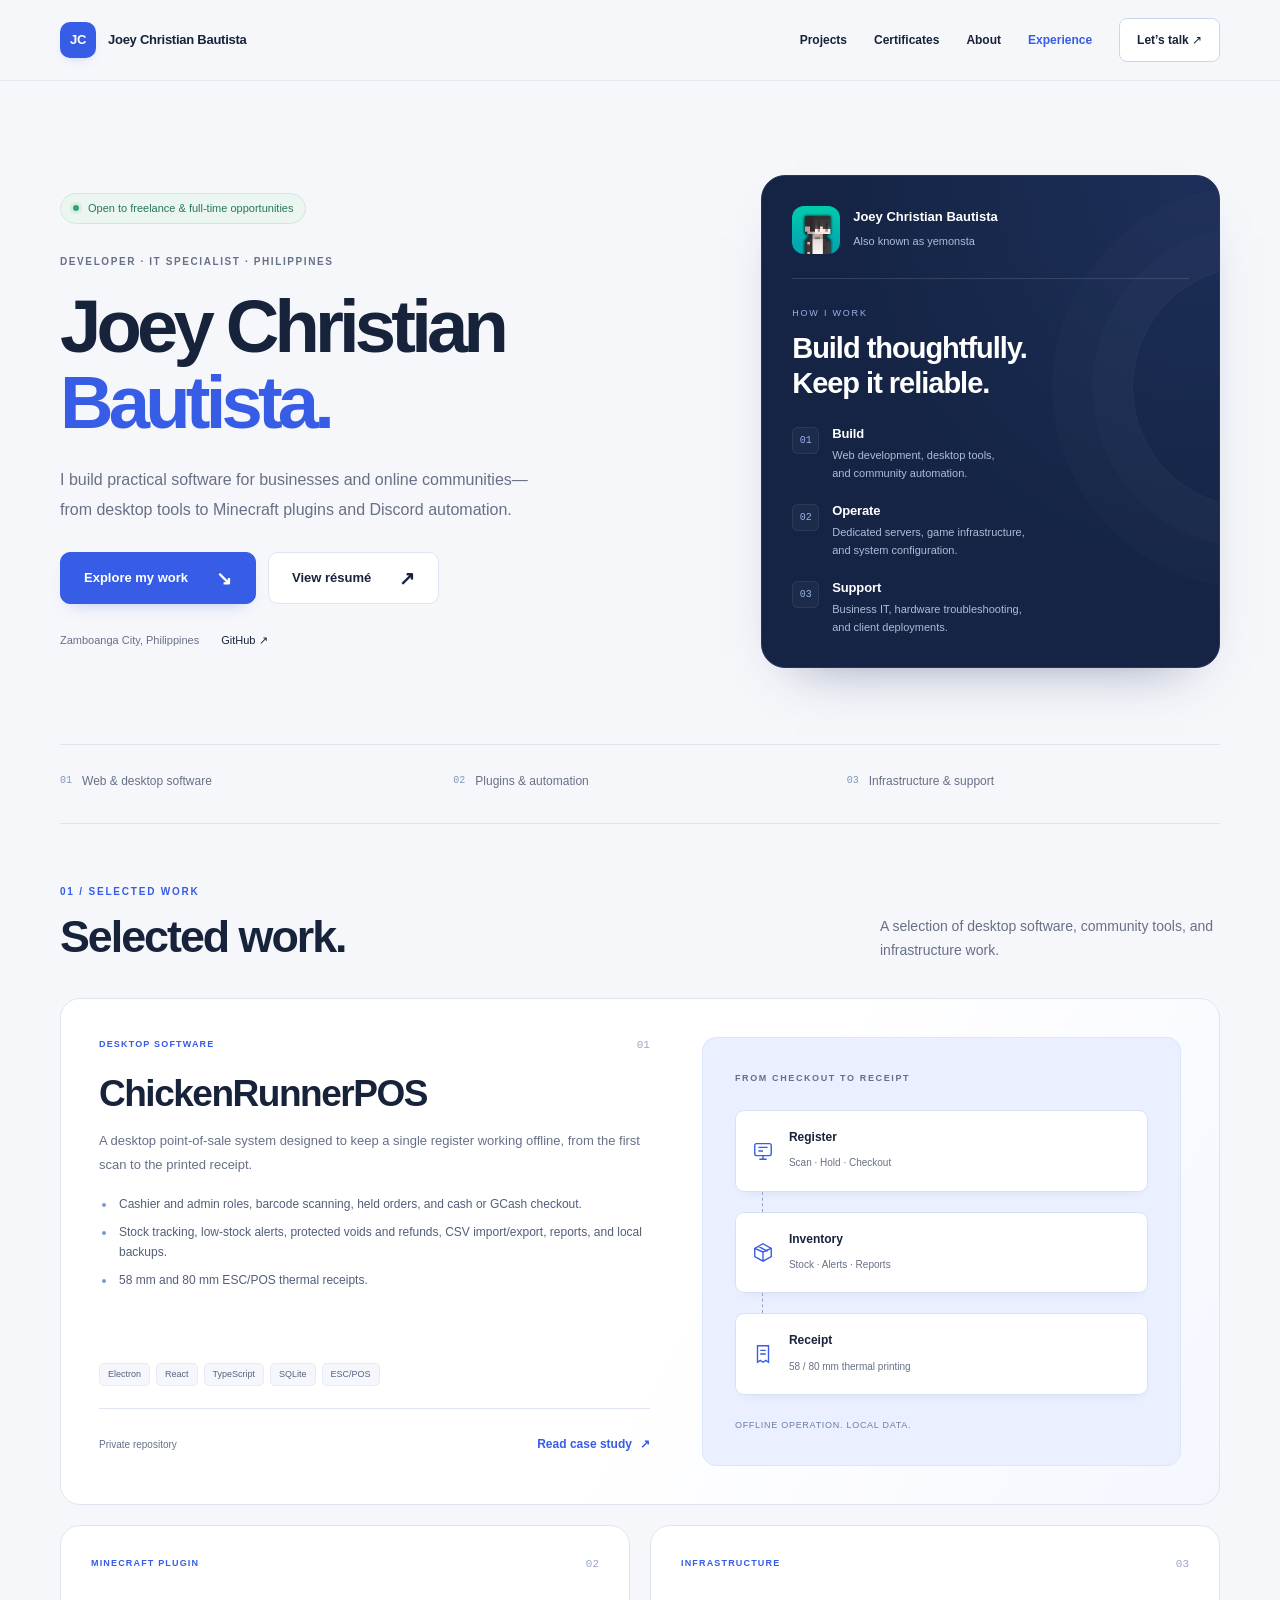
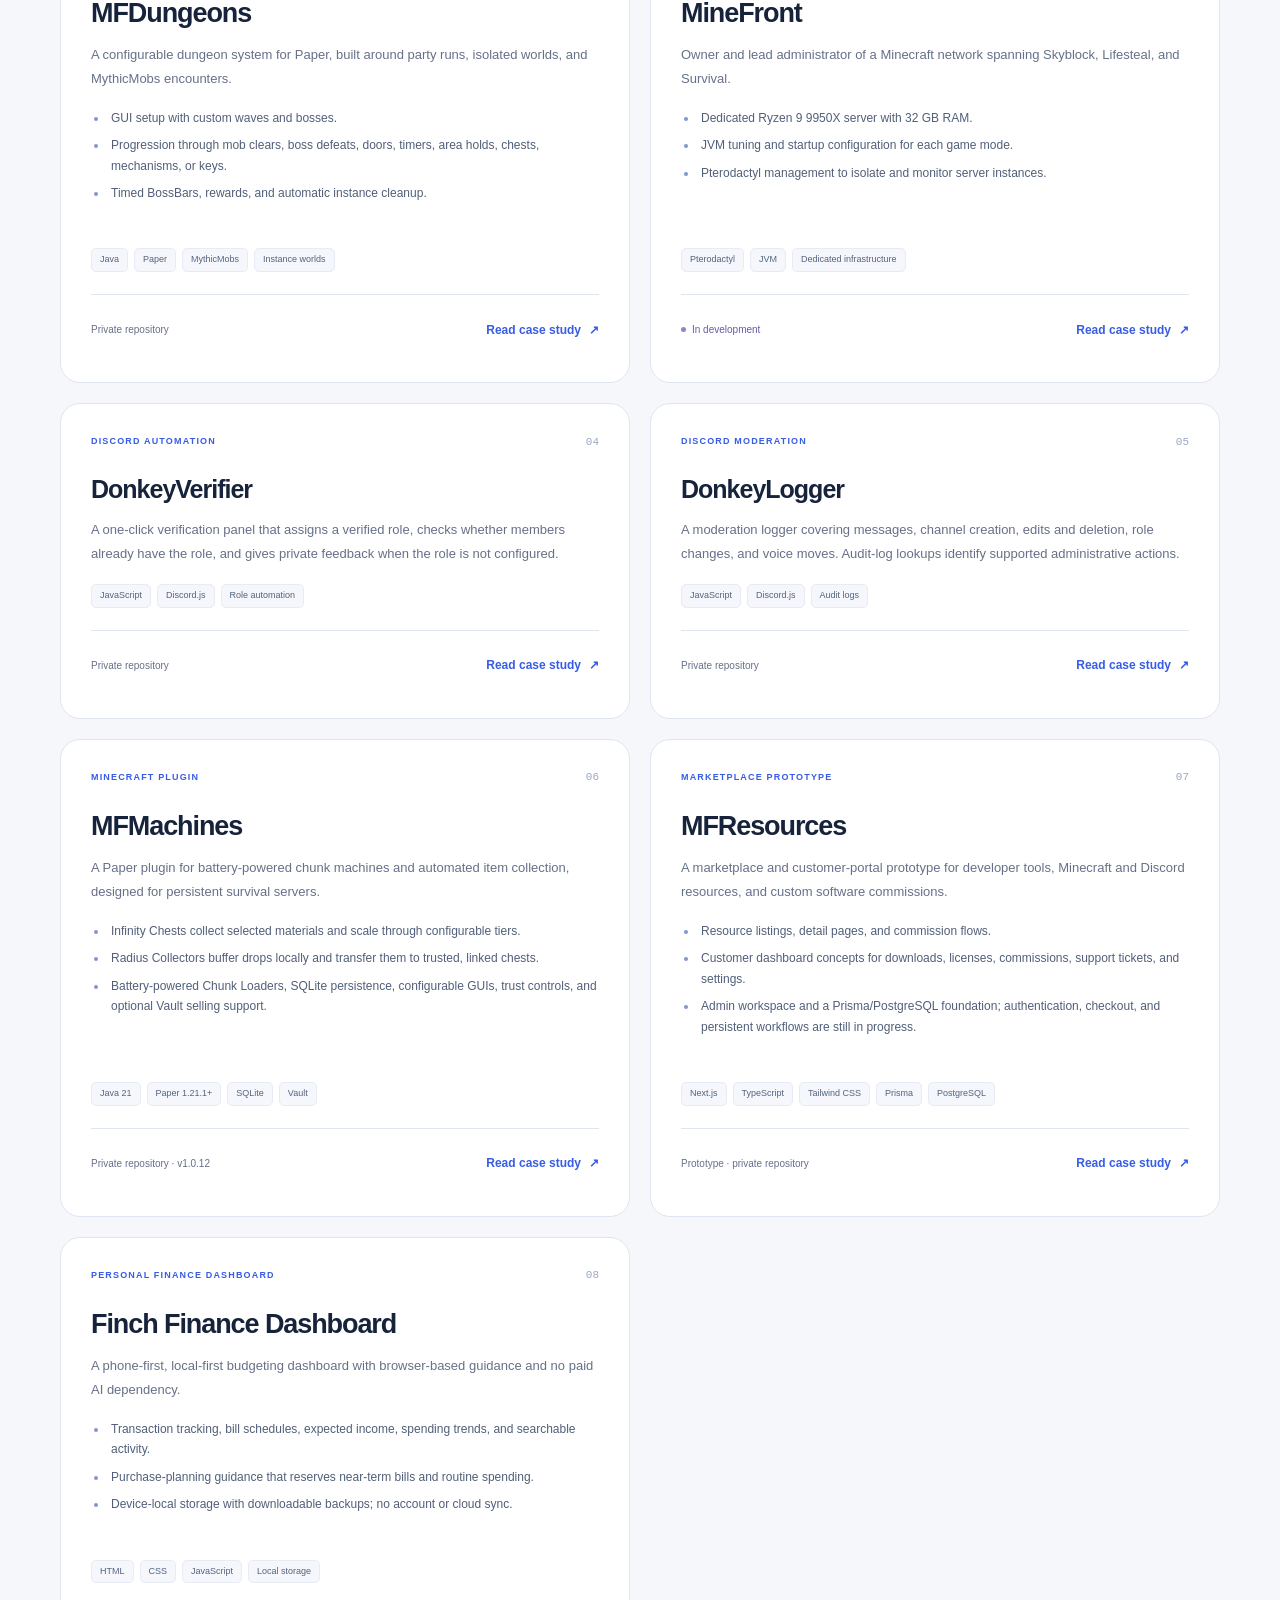
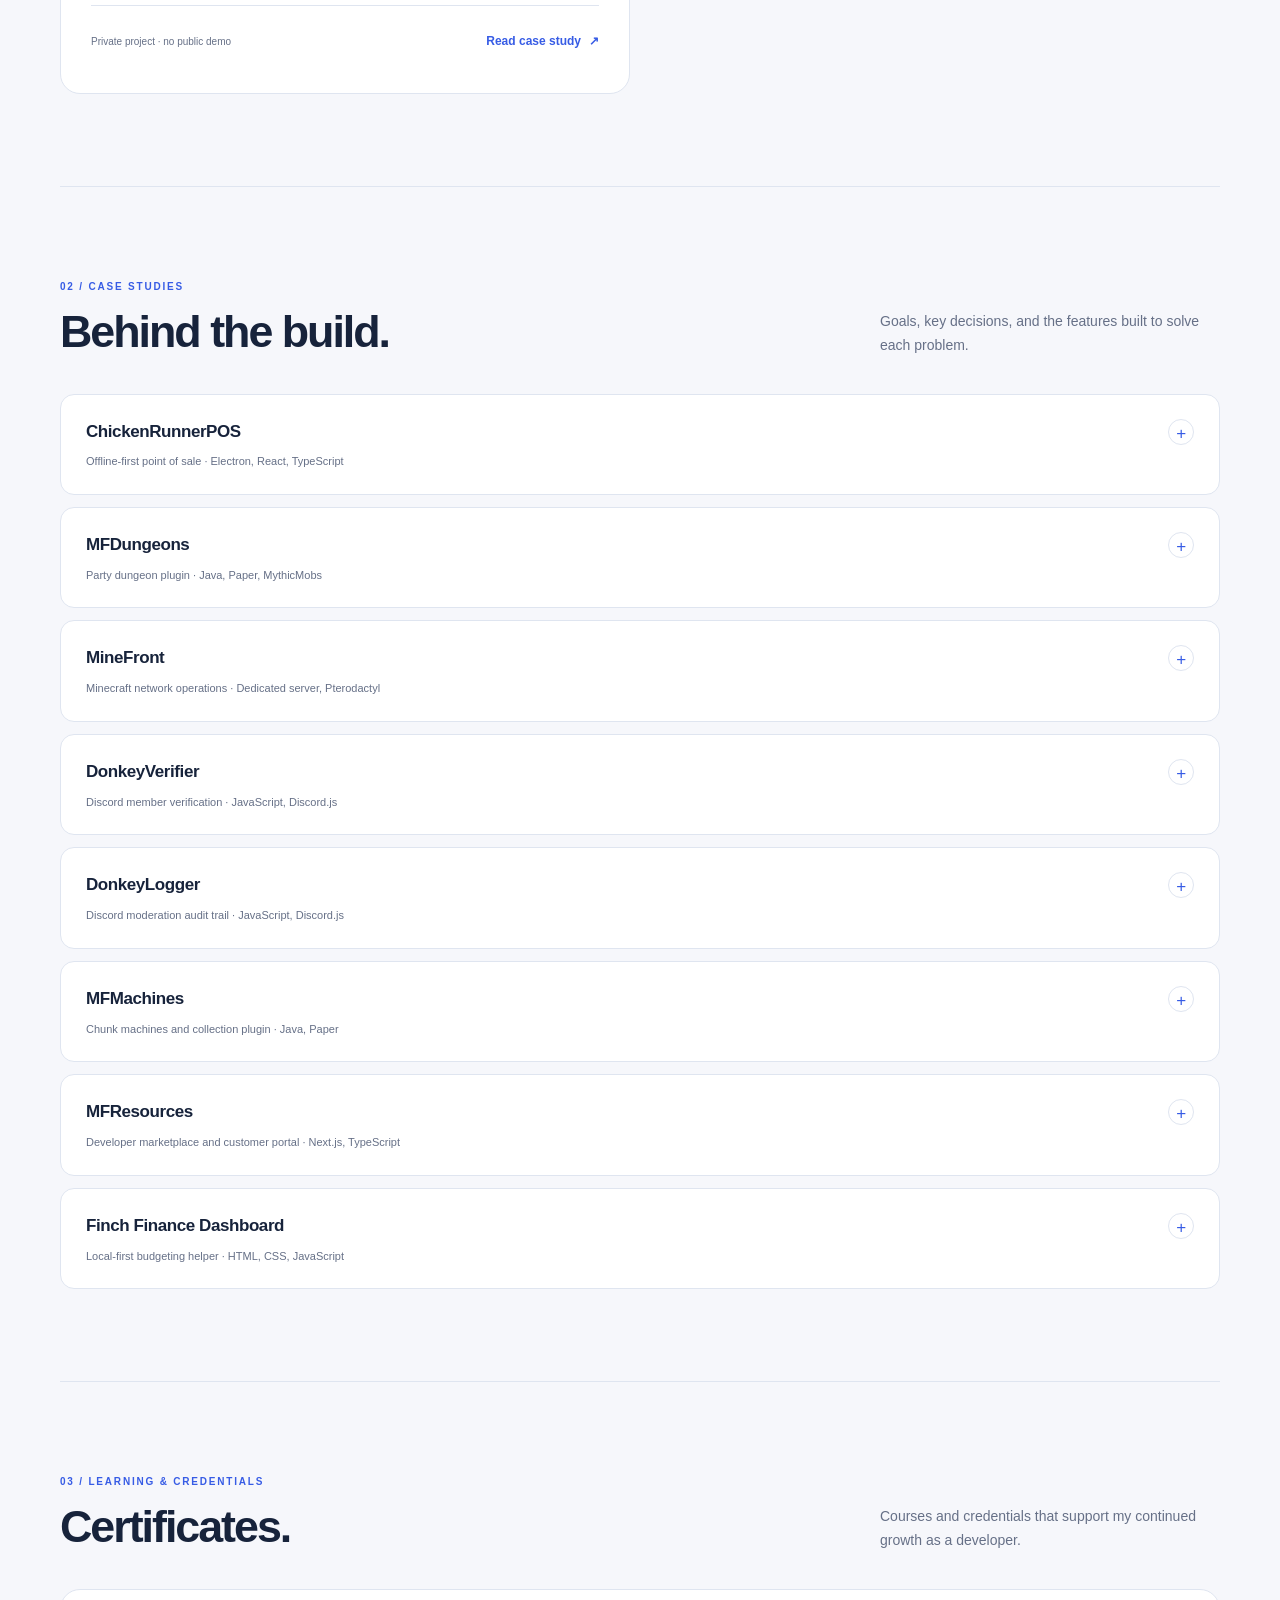
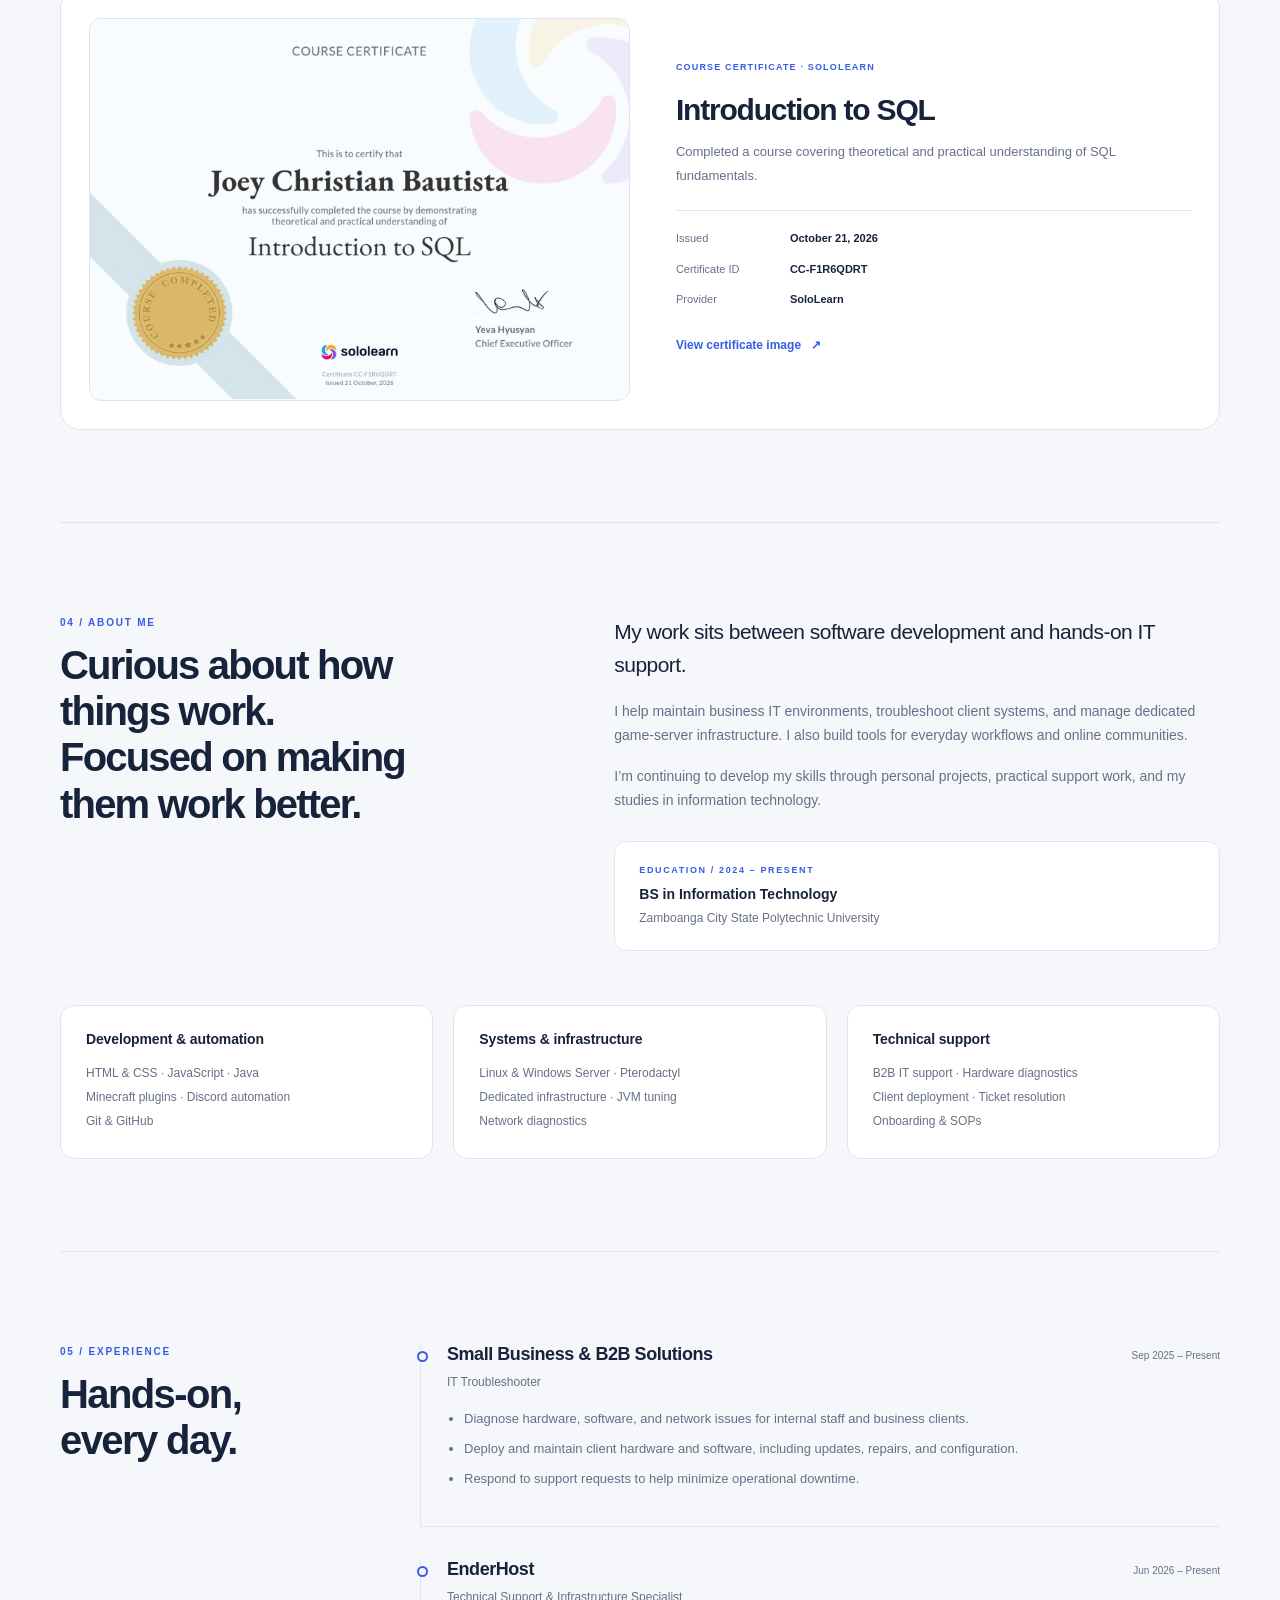
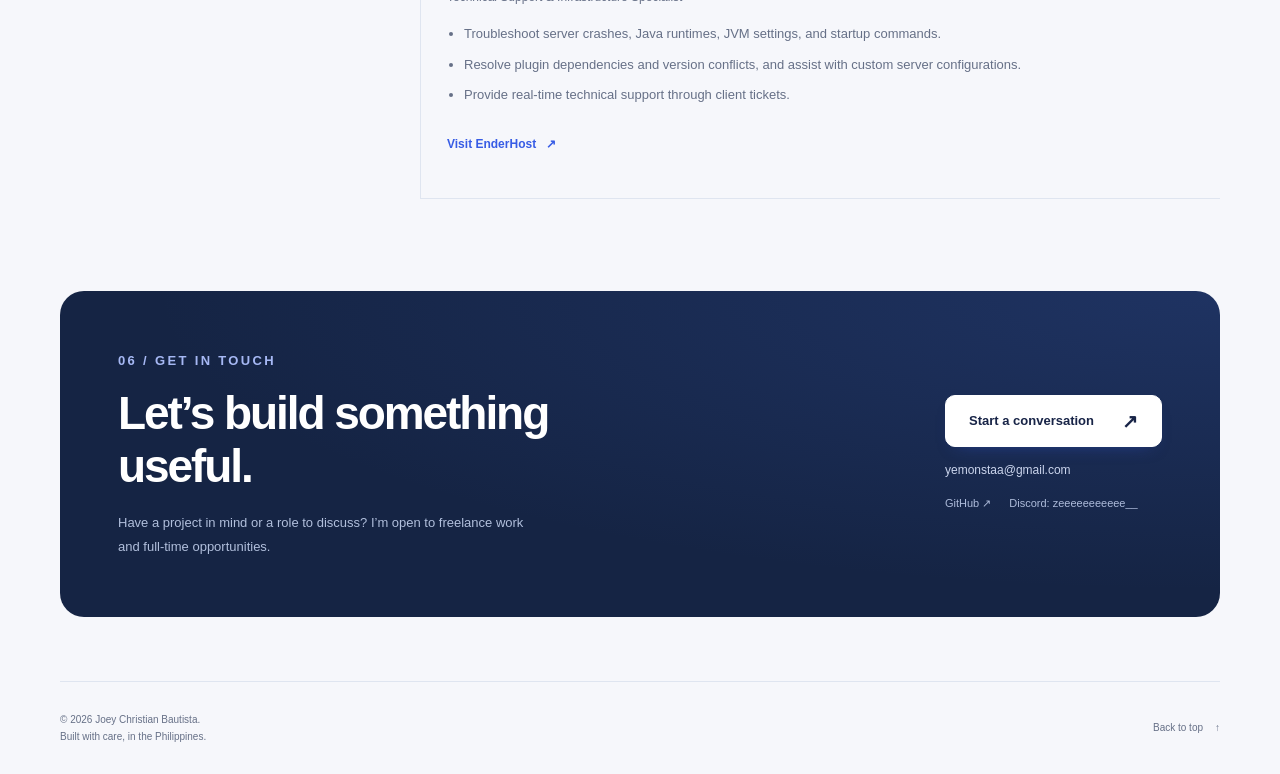
<file: index.html>
<!DOCTYPE html>
<html lang="en">
<head>
<meta charset="UTF-8">
<meta name="viewport" content="width=device-width, initial-scale=1">
<meta name="theme-color" content="#f7f8fc">
<meta name="description" content="Joey Christian Bautista - junior web developer, systems administrator, and technical support specialist. Explore desktop software, Minecraft plugins, Discord automation, and infrastructure projects.">
<title>Joey Christian Bautista | Developer &amp; Systems Specialist</title>
<link rel="icon" href="avatar.png">
<style>
/* Joey Christian Bautista — blue / indigo portfolio */
:root{--paper:#f6f7fb;--white:#fff;--ink:#17233b;--muted:#667087;--line:#dfe5f0;--blue:#375ce5;--indigo:#5e4cc8;--soft:#edf1ff;--radius:20px;--shadow:0 20px 55px -40px #233d8055}
*{box-sizing:border-box}
html{scroll-behavior:smooth;scroll-padding-top:104px}
body{margin:0;background:var(--paper);color:var(--ink);font:16px/1.7 -apple-system,BlinkMacSystemFont,"Segoe UI",sans-serif;-webkit-font-smoothing:antialiased}
h1,h2,h3,h4,p{margin:0}h1,h2,h3,h4{line-height:1.15}a{color:inherit;text-decoration:none}button{font:inherit}img,svg{display:block;max-width:100%}button,a{-webkit-tap-highlight-color:transparent;touch-action:manipulation}a:focus-visible,button:focus-visible,summary:focus-visible{outline:3px solid #6483fa;outline-offset:5px}::selection{background:#d8e1ff;color:#142248}
.wrap{width:min(1160px,calc(100% - 96px));margin-inline:auto}.skip{position:fixed;top:-100px;left:20px;z-index:99;background:white;padding:12px 20px;border:2px solid var(--blue)}.skip:focus{top:12px}
.eyebrow{font-size:10px;line-height:1.5;letter-spacing:.18em;text-transform:uppercase;font-weight:750;color:var(--blue)}.section{padding-block:92px;border-top:1px solid var(--line)}.section-head{display:flex;justify-content:space-between;align-items:end;gap:40px;margin-bottom:36px}.section-head h2,.about h2{font-size:clamp(32px,3.5vw,46px);letter-spacing:-.045em;margin-top:12px}.section-head>p{max-width:340px;font-size:14px;color:var(--muted)}
.button{display:inline-flex;align-items:center;justify-content:center;gap:28px;min-height:52px;padding:13px 23px;background:var(--blue);border:1px solid var(--blue);border-radius:10px;color:white;font-size:13px;font-weight:650;box-shadow:0 8px 18px -12px #375ce588;transition:background .2s,transform .2s,box-shadow .2s}.button:hover{background:#294bc5;transform:translateY(-2px);box-shadow:0 12px 22px -12px #375ce588}.button.secondary{background:#fff;color:var(--ink);border-color:var(--line);box-shadow:none}.button.secondary:hover{border-color:#aebdea;background:var(--soft)}.arrow{font-size:19px;line-height:1}.actions{display:flex;flex-wrap:wrap;gap:12px}.text-link{display:inline-flex;align-items:center;gap:10px;min-height:44px;font-weight:650;font-size:12px;color:var(--blue)}.text-link:hover{text-decoration:underline;text-underline-offset:5px}
/* A quiet header, with a full-width phone menu. */
.site-header{position:sticky;top:0;z-index:20;background:#f6f7fbef;border-bottom:1px solid #dfe5f0bb;backdrop-filter:blur(18px)}.nav{min-height:80px;display:flex;align-items:center;justify-content:space-between;gap:30px;position:relative}.brand{display:flex;align-items:center;gap:12px;font-size:13px;font-weight:650;letter-spacing:-.02em}.monogram{display:grid;place-items:center;background:var(--blue);color:#fff;width:36px;height:36px;border-radius:10px;font-size:13px;box-shadow:0 5px 12px -8px #375ce588}.nav-links{list-style:none;padding:0;margin:0;display:flex;align-items:center;gap:27px;font-size:12px;font-weight:550}.nav-links a{display:flex;align-items:center;min-height:44px;transition:color .2s}.nav-links a:hover,.nav-links a[aria-current="location"]{color:var(--blue)}.nav-links .nav-contact{border:1px solid #ccd5eb;border-radius:8px;padding:0 17px;background:#fff}.menu{display:none;min-width:68px;min-height:44px;align-items:center;justify-content:center;gap:9px;background:#fff;border:1px solid var(--line);border-radius:8px;font-size:12px;color:var(--ink)}
/* Introduction */
.hero{position:relative;padding:94px 0 76px;display:grid;grid-template-columns:1.25fr .9fr;gap:64px;align-items:center}.availability{display:inline-flex;align-items:center;gap:9px;font-size:11px;color:#28765d;margin-bottom:30px;background:#eaf6ef;border:1px solid #d1e9dc;border-radius:30px;padding:5px 12px}.availability::before{content:"";width:6px;height:6px;border-radius:50%;background:#34a277;box-shadow:0 0 0 3px #d9eee3}.hero .eyebrow{color:var(--muted);letter-spacing:.16em;font-size:10px}.hero h1{font-size:clamp(52px,5.8vw,78px);letter-spacing:-.065em;line-height:1.02;font-weight:700;margin-top:20px}.hero h1 span{color:var(--blue)}.intro{max-width:490px;color:var(--muted);font-size:16px;line-height:1.85;margin:25px 0 28px}.hero-meta{display:flex;gap:22px;align-items:center;flex-wrap:wrap;margin-top:27px;font-size:11px;color:var(--muted)}.hero-meta a{color:var(--ink)}.hero-meta a:hover{color:var(--blue)}
.profile{background:#152444;background-image:radial-gradient(ellipse at 95% 0%,#4364c12b,transparent 60%);border:1px solid #25365e;border-radius:24px;color:white;padding:30px;box-shadow:0 26px 55px -35px #14295788;position:relative;overflow:hidden}.profile::before{content:"";position:absolute;width:240px;height:240px;border:1px solid #c8d5ff12;border-radius:50%;right:-155px;top:90px;box-shadow:0 0 0 40px #c8d5ff04,0 0 0 80px #c8d5ff03;pointer-events:none}.profile-person{display:flex;align-items:center;gap:13px;padding-bottom:24px;border-bottom:1px solid #ffffff20;position:relative}.profile-person img{width:48px;height:48px;object-fit:cover;border-radius:12px;background:#d7e0f9}.profile-person strong{font-size:13px;line-height:1.5;display:block}.profile-person span{font-size:11px;color:#aebbd8}.profile-label{font-size:9px;letter-spacing:.2em;text-transform:uppercase;color:#9bafe7;margin-top:27px}.profile-heading{font-size:29px;letter-spacing:-.035em;line-height:1.2;margin-top:10px;margin-bottom:4px}.practice{display:grid;grid-template-columns:28px 1fr;gap:12px;padding-top:22px;position:relative}.practice>span{display:grid;place-items:center;align-self:start;background:#ffffff09;border:1px solid #ffffff12;border-radius:6px;width:27px;height:27px;color:#96afea;font:10px monospace}.practice h3{font-size:13px;font-weight:600;margin-bottom:4px;letter-spacing:-.01em}.practice p{color:#aebcd8;font-size:11px;line-height:1.65}.hero-foot{display:grid;grid-template-columns:repeat(3,1fr);gap:20px;padding:26px 0 32px;border-top:1px solid var(--line);font-size:12px;color:var(--muted)}.hero-foot span{display:flex;align-items:center;gap:10px}.hero-foot b{font:10px monospace;color:#8595b8;font-weight:400}
/* Work. The featured project has room for its workflow; smaller cards stay consistent. */
.projects{padding-top:60px}.project-grid{display:grid;grid-template-columns:repeat(2,minmax(0,1fr));gap:20px}.project{background:white;border:1px solid var(--line);border-radius:var(--radius);padding:30px;display:flex;flex-direction:column;min-width:0;transition:transform .2s,border-color .2s,box-shadow .2s;position:relative}.project:hover{border-color:#b5c2e5;box-shadow:var(--shadow);transform:translateY(-3px)}.project-top{display:flex;align-items:center;justify-content:space-between;gap:18px;margin-bottom:26px}.category{font-size:9px;letter-spacing:.13em;text-transform:uppercase;color:var(--blue);font-weight:700}.project-number{color:#9aa8c2;font:11px monospace}.project h3{font-size:27px;letter-spacing:-.04em;margin-bottom:14px}.project p{color:var(--muted);font-size:13px;line-height:1.85}.project ul{padding-left:17px;margin:17px 0 20px;font-size:12px;color:#515f79}.project li{margin-bottom:7px;padding-left:3px}.project li::marker{color:#8195d4}.tags{display:flex;flex-wrap:wrap;gap:6px;margin-top:auto;padding-top:18px}.tags span{border:1px solid #e6ebf5;background:#f5f7fc;border-radius:5px;padding:4px 8px;font-size:9px;color:#53637e;line-height:1.5}.project-bottom{margin-top:22px;padding-top:13px;border-top:1px solid var(--line);display:flex;align-items:center;justify-content:space-between;gap:10px}.project-bottom small{font-size:10px;color:var(--muted)}.project-links{display:flex;align-items:center;gap:16px;flex-wrap:wrap}.case-link{font-size:12px;min-height:44px;display:inline-flex;align-items:center;gap:8px;color:var(--blue);font-weight:650}.case-link:hover{text-decoration:underline;text-underline-offset:5px}.featured{grid-column:1/-1;display:grid;grid-template-columns:1.15fr 1fr;gap:52px;background:linear-gradient(120deg,#fff 55%,#f5f7ff);padding:38px}.feature-copy{display:flex;flex-direction:column;min-width:0}.featured h3{font-size:37px}.featured .project-top{margin-bottom:20px}.system-visual{background:#eaf0ff;background-image:radial-gradient(#93a7db33 .6px,transparent .6px);background-size:12px 12px;border:1px solid #dce5f9;border-radius:14px;display:flex;flex-direction:column;justify-content:center;padding:32px;min-width:0;position:relative}.system-visual .eyebrow{font-size:9px;margin-bottom:23px}.flow-item{background:#fff;border:1px solid #d8e1f3;border-radius:9px;padding:16px;display:flex;align-items:center;gap:15px;box-shadow:0 6px 12px -8px #243e7e22}.flow-item svg{width:22px;height:22px;stroke:var(--blue);stroke-width:1.5;fill:none;flex-shrink:0}.flow-item strong{display:block;font-size:12px;font-weight:650}.flow-item span{font-size:10px;color:var(--muted)}.flow-line{height:20px;border-left:1px dashed #90a2d1;margin-left:27px}.visual-caption{font-size:9px!important;color:#6a7da3!important;letter-spacing:.08em;text-transform:uppercase;margin-top:22px}.compact h3{font-size:25px}.status{display:inline-flex;align-items:center;gap:6px;color:#6c58a7!important}.status::before{content:"";width:5px;height:5px;background:#9581c6;border-radius:50%}
/* Case studies */
.case-list{display:grid;gap:12px}.case-study{background:#fff;border:1px solid var(--line);border-radius:14px;padding:0 25px;transition:border-color .2s}.case-study:hover,.case-study[open]{border-color:#b4c3e7}.case-summary{position:relative;cursor:pointer;list-style:none;padding:23px 38px 23px 0;font-size:17px;font-weight:650;letter-spacing:-.025em}.case-summary::-webkit-details-marker{display:none}.case-summary::after{content:"+";position:absolute;right:0;top:24px;display:grid;place-items:center;width:24px;height:24px;border:1px solid var(--line);border-radius:50%;font-size:17px;color:var(--blue);font-weight:400}.case-study[open]>.case-summary::after{content:"−"}.case-summary span{display:block;font-size:11px;font-weight:400;color:var(--muted);letter-spacing:0;margin-top:7px;line-height:1.6}.case-body{display:grid;grid-template-columns:.9fr 1.1fr;align-items:start;gap:28px;padding:0 0 26px;border-top:1px solid #edf0f6;padding-top:24px}.case-body>div:last-child{font-size:13px;color:var(--muted);line-height:1.85}.case-body strong{color:var(--ink);font-weight:600}.case-image{width:100%;min-width:0;height:220px;object-fit:contain;border:1px solid var(--line);border-radius:10px;background:#f8f9fc}.case-placeholder{height:180px;border:1px dashed #ced7e9;border-radius:10px;background:#f8f9fc}
/* Continuing education */
.certificate-card{display:grid;grid-template-columns:1.05fr 1fr;gap:46px;align-items:center;background:#fff;border:1px solid var(--line);border-radius:var(--radius);padding:28px}.certificate-preview{display:block;overflow:hidden;border:1px solid var(--line);border-radius:12px;background:#f5f8fc}.certificate-preview img{width:100%;height:auto;aspect-ratio:1536/1085;object-fit:contain;transition:transform .25s}.certificate-preview:hover img{transform:scale(1.025)}.certificate-info h3{font-size:30px;letter-spacing:-.04em;margin:15px 0 12px}.certificate-info>p{font-size:13px;color:var(--muted);line-height:1.85}.certificate-meta{display:grid;gap:12px;margin:22px 0 14px;padding-top:18px;border-top:1px solid var(--line)}.certificate-meta div{display:grid;grid-template-columns:100px 1fr;gap:14px;font-size:11px}.certificate-meta dt{color:var(--muted)}.certificate-meta dd{margin:0;font-weight:600;overflow-wrap:anywhere}.certificate-open{display:inline-flex;align-items:center;gap:10px;color:var(--blue);font-size:12px;font-weight:650;min-height:44px}.certificate-open:hover{text-decoration:underline;text-underline-offset:4px}
/* Background and capabilities */
.about{display:grid;grid-template-columns:.9fr 1.2fr;gap:100px}.about h2{font-size:40px;line-height:1.16}.about-copy>p{color:var(--muted);margin-bottom:18px;font-size:14px}.about-copy>p:first-child{font-size:21px;line-height:1.6;letter-spacing:-.025em;color:var(--ink)}.education{margin-top:28px;padding:22px 24px;border:1px solid var(--line);border-radius:12px;background:#fff}.education h3{font-size:14px;margin:9px 0 5px}.education p{font-size:12px;color:var(--muted)}.education .eyebrow{font-size:9px;color:var(--blue)}.skills{display:grid;grid-template-columns:repeat(3,minmax(0,1fr));gap:20px;margin-top:54px}.skill{border:1px solid var(--line);background:#fff;border-radius:14px;padding:25px}.skill h3{font-size:14px;margin-bottom:14px;letter-spacing:-.01em}.skill p{font-size:12px;color:var(--muted);line-height:2}.experience{display:grid;grid-template-columns:290px 1fr;gap:70px}.experience-intro h2{font-size:40px;letter-spacing:-.04em;margin-top:12px}.job{position:relative;display:grid;grid-template-columns:1fr auto;gap:12px 20px;padding:0 0 32px 26px;margin-bottom:32px;border-bottom:1px solid var(--line);border-left:1px solid var(--line)}.job::before{position:absolute;content:"";width:7px;height:7px;border:2px solid var(--blue);background:var(--paper);border-radius:50%;top:7px;left:-4px}.job:last-child{margin-bottom:0}.job h3{font-size:18px;letter-spacing:-.025em}.job .role{font-size:12px;color:var(--muted);margin-top:7px}.job time{font-size:10px;color:var(--muted);padding-top:3px}.job ul{grid-column:1/-1;margin:0;padding-left:17px;font-size:13px;color:var(--muted)}.job li{padding:4px 0}.job .text-link{grid-column:1/-1;justify-self:start}
/* Contact */
.contact{position:relative;overflow:hidden;background:#152444;background-image:radial-gradient(ellipse at 100% 0%,#3c60bd40,transparent 65%);color:#fff;border-radius:24px;padding:58px;margin-bottom:64px;display:flex;align-items:center;justify-content:space-between;gap:48px}.contact .eyebrow{color:#a6b8f4}.contact h2{font-size:clamp(32px,3.7vw,46px);letter-spacing:-.045em;margin:14px 0 18px;max-width:460px}.contact p{color:#b1bfdc;font-size:13px;max-width:420px;line-height:1.85}.contact-links{min-width:0;display:flex;flex-direction:column;align-items:flex-start;gap:13px}.contact .button{background:#fff;color:#182447;border-color:white;white-space:nowrap}.contact .button:hover{background:#e5ebff}.contact-email{font-size:12px;color:#cbd5ed;overflow-wrap:anywhere}.contact-extra{display:flex;gap:18px;flex-wrap:wrap;font-size:11px;color:#aebcdb}.contact-extra a:hover{color:white}.footer{border-top:1px solid var(--line);padding:24px 0;display:flex;justify-content:space-between;align-items:center;gap:24px;font-size:10px;color:var(--muted)}.footer a{display:flex;align-items:center;gap:12px;min-height:44px}.footer a:hover{color:var(--blue)}
@media(min-width:1450px){.hero{padding-block:110px 90px}}
@media(max-width:1100px){.wrap{width:calc(100% - 64px)}.hero{gap:35px;grid-template-columns:1.15fr 1fr}.hero h1{font-size:62px}.profile{padding:26px}.nav-links{gap:20px}.featured{padding:30px;gap:30px}.system-visual{padding:24px}.about{gap:55px}.experience{grid-template-columns:240px 1fr;gap:40px}.certificate-card{gap:30px}.contact{padding:44px}}
@media(max-width:880px){html{scroll-padding-top:88px}.wrap{width:calc(100% - 48px)}.nav{min-height:72px;flex-wrap:wrap;gap:0}.brand{font-size:13px}.nav-links{width:100%;gap:0;padding:6px 0 16px;flex-direction:column;align-items:stretch}.nav-links a{padding:11px 14px;border-radius:8px}.nav-links .nav-contact{border:0;padding:11px 14px;background:transparent}.nav-links a:hover{background:var(--soft)}.js .menu{display:inline-flex}.js .nav-links{display:none}.js .nav-links.is-open{display:flex}.hero{padding:66px 0 52px;grid-template-columns:1fr 1fr;gap:25px}.hero h1{font-size:clamp(45px,6.5vw,60px)}.hero .eyebrow{font-size:9px}.availability{font-size:10px;margin-bottom:22px;padding:5px 9px}.intro{font-size:14px}.profile{padding:24px}.profile-person strong{font-size:11px}.profile-person img{width:40px;height:40px}.profile-heading{font-size:24px}.practice p br{display:none}.profile-person span{font-size:10px}.actions .button{min-height:48px;padding:12px 17px;gap:16px;font-size:12px}.hero-meta{gap:12px;font-size:10px}.section{padding-block:70px}.section-head h2,.about h2{font-size:36px}.project{padding:26px}.featured{grid-template-columns:1fr 1fr;gap:24px}.featured h3{font-size:30px}.system-visual{padding:20px}.flow-item{padding:14px 12px;gap:11px}.project-bottom{flex-wrap:wrap}.project-links{gap:13px}.about{gap:35px}.skills{gap:12px}.skill{padding:20px}.experience{grid-template-columns:1fr;gap:32px}.experience-intro h2 br{display:none}.certificate-info h3{font-size:26px}.certificate-card{padding:22px;gap:24px}.contact{padding:38px;gap:30px}.contact h2{font-size:36px}}
@media(max-width:650px){.wrap{width:calc(100% - 40px)}.hero{padding:44px 0 34px;grid-template-columns:1fr;gap:34px}.hero h1{font-size:clamp(48px,11.7vw,72px);max-width:550px}.hero .eyebrow{font-size:9px}.availability{font-size:10px}.intro{max-width:500px;font-size:14px;margin:22px 0 25px}.profile{padding:26px;border-radius:20px}.profile-heading{font-size:29px}.profile-person strong{font-size:13px}.profile-person img{width:44px;height:44px}.profile-person span{font-size:11px}.practice{padding-top:20px}.practice p{font-size:12px}.practice p br{display:none}.hero-meta{font-size:11px;margin-top:22px}.hero-foot{display:flex;flex-wrap:wrap;gap:9px 18px;font-size:10px;padding:23px 0 27px}.hero-foot b{font-size:9px}.section{padding-block:56px}.projects{padding-top:38px}.section-head{display:block;margin-bottom:27px}.section-head>p{margin-top:16px;max-width:420px;font-size:13px}.section-head h2,.about h2{font-size:34px}.project-grid{grid-template-columns:1fr;gap:16px}.project{padding:25px}.featured{grid-column:auto;grid-template-columns:1fr;gap:26px}.featured h3{font-size:32px}.project h3{font-size:27px}.project p{font-size:13px}.project ul{font-size:12px}.project-top{margin-bottom:23px}.system-visual{padding:26px}.flow-item{padding:15px}.project-bottom{margin-top:20px}.case-study{padding-inline:20px}.case-summary{font-size:16px;padding-block:20px}.case-summary span{font-size:10px}.case-summary::after{top:20px}.case-body{grid-template-columns:1fr;gap:22px;padding-top:20px}.case-image{height:auto;max-height:290px}.case-placeholder{height:155px}.certificate-card{grid-template-columns:1fr;gap:24px;padding:18px}.certificate-info{padding:4px 5px 5px}.certificate-info h3{font-size:27px}.certificate-meta div{font-size:11px}.about{grid-template-columns:1fr;gap:28px}.about h2 br{display:none}.about-copy>p:first-child{font-size:20px}.skills{grid-template-columns:1fr;gap:13px;margin-top:34px}.skill{padding:23px}.skill h3{font-size:14px}.skill p{font-size:12px}.experience-intro h2{font-size:34px}.job{grid-template-columns:1fr;gap:10px;padding-left:22px;margin-bottom:27px;padding-bottom:27px}.job h3{font-size:18px}.job ul,.job .text-link{grid-column:auto}.job time{grid-row:2;padding:0}.contact{display:block;padding:34px 27px;margin-bottom:34px;border-radius:18px}.contact h2{font-size:35px}.contact-links{margin-top:27px}.contact p{font-size:13px}.footer{align-items:flex-start;font-size:10px;gap:16px}.footer p{max-width:220px}.footer a{flex-shrink:0;min-height:32px}}
@media(max-width:360px){.wrap{width:calc(100% - 32px)}.brand{font-size:11px;gap:9px}.monogram{width:32px;height:32px}.menu{min-width:60px}.hero h1{font-size:45px}.actions{flex-direction:column}.actions .button{width:100%}.project{padding:21px}.profile{padding:22px}.contact{padding:30px 23px}}
@media(prefers-reduced-motion:reduce){html{scroll-behavior:auto}*,*::before,*::after{transition:none!important;animation:none!important}}
@media print{.site-header,.menu,.contact,.footer,.actions{display:none}.wrap{width:100%}.section{padding-block:24px}.hero{padding-block:20px}.project,.job,.certificate-card{break-inside:avoid}body{background:white}.case-study{break-inside:avoid}}

</style>
</head>
<body id="top">
<a class="skip" href="#main">Skip to content</a>
<header class="site-header"><nav class="nav wrap" aria-label="Main navigation">
<a class="brand" href="#top" aria-label="Joey Christian Bautista, home"><span class="monogram" aria-hidden="true">JC</span><span>Joey Christian Bautista</span></a>
<button class="menu" type="button" aria-expanded="false" aria-controls="navigation" aria-label="Open navigation">Menu <span aria-hidden="true">☰</span></button>
<ul class="nav-links" id="navigation"><li><a href="#projects">Projects</a></li><li><a href="#certificates">Certificates</a></li><li><a href="#about">About</a></li><li><a href="#experience">Experience</a></li><li><a class="nav-contact" href="#contact">Let’s talk <span aria-hidden="true">&nbsp;↗</span></a></li></ul>
</nav></header>
<main id="main">
<div class="wrap">
<section class="hero" aria-labelledby="hero-title">
<div class="hero-copy"><p class="availability">Open to freelance &amp; full-time opportunities</p><p class="eyebrow">Developer · IT specialist · Philippines</p><h1 id="hero-title">Joey Christian<br><span>Bautista.</span></h1><p class="intro">I build practical software for businesses and online communities—from desktop tools to Minecraft plugins and Discord automation.</p><div class="actions"><a class="button" href="#projects">Explore my work <span class="arrow" aria-hidden="true">↘</span></a><a class="button secondary" href="resume-2026.pdf?v=20261030" target="_blank" rel="noopener">View résumé <span class="arrow" aria-hidden="true">↗</span></a></div><div class="hero-meta"><span>Zamboanga City, Philippines</span><a href="https://github.com/yemonstaa" target="_blank" rel="noopener">GitHub <span aria-hidden="true">↗</span></a></div></div>
<aside class="profile" aria-label="Areas of work"><div class="profile-person"><img src="avatar.png" width="48" height="48" alt="Joey’s pixel avatar"><div><strong>Joey Christian Bautista</strong><span>Also known as yemonsta</span></div></div><p class="profile-label">How I work</p><h2 class="profile-heading">Build thoughtfully.<br>Keep it reliable.</h2><div class="practice"><span aria-hidden="true">01</span><div><h3>Build</h3><p>Web development, desktop tools,<br>and community automation.</p></div></div><div class="practice"><span aria-hidden="true">02</span><div><h3>Operate</h3><p>Dedicated servers, game infrastructure,<br>and system configuration.</p></div></div><div class="practice"><span aria-hidden="true">03</span><div><h3>Support</h3><p>Business IT, hardware troubleshooting,<br>and client deployments.</p></div></div></aside>
</section>
<div class="hero-foot" aria-label="Areas of focus"><span><b aria-hidden="true">01</b> Web &amp; desktop software</span><span><b aria-hidden="true">02</b> Plugins &amp; automation</span><span><b aria-hidden="true">03</b> Infrastructure &amp; support</span></div>
<section class="section projects" id="projects" aria-labelledby="projects-title">
<div class="section-head"><div><p class="eyebrow">01 / Selected work</p><h2 id="projects-title">Selected work.</h2></div><p>A selection of desktop software, community tools, and infrastructure work.</p></div>
<div class="project-grid">
<article class="project featured"><div class="feature-copy"><div class="project-top"><span class="category">Desktop software</span><span class="project-number">01</span></div><h3>ChickenRunnerPOS</h3><p>A desktop point-of-sale system designed to keep a single register working offline, from the first scan to the printed receipt.</p><ul><li>Cashier and admin roles, barcode scanning, held orders, and cash or GCash checkout.</li><li>Stock tracking, low-stock alerts, protected voids and refunds, CSV import/export, reports, and local backups.</li><li>58 mm and 80 mm ESC/POS thermal receipts.</li></ul><div class="tags" aria-label="Technologies"><span>Electron</span><span>React</span><span>TypeScript</span><span>SQLite</span><span>ESC/POS</span></div><div class="project-bottom"><small>Private repository</small><a class="case-link" href="#case-chickenrunnerpos">Read case study <span aria-hidden="true">↗</span></a></div></div>
<div class="system-visual" aria-label="ChickenRunnerPOS overview"><p class="eyebrow">From checkout to receipt</p><div class="flow-item"><svg viewBox="0 0 24 24" aria-hidden="true"><rect x="3" y="4" width="18" height="13" rx="2"/><path d="M8 21h8m-4-4v4M7 8h10M7 12h5"/></svg><div><strong>Register</strong><span>Scan · Hold · Checkout</span></div></div><div class="flow-line" aria-hidden="true"></div><div class="flow-item"><svg viewBox="0 0 24 24" aria-hidden="true"><path d="m12 3 9 5v9l-9 5-9-5V8l9-5Zm0 9 9-4m-9 4L3 8m9 4v10M7 5.8l10 5.5"/></svg><div><strong>Inventory</strong><span>Stock · Alerts · Reports</span></div></div><div class="flow-line" aria-hidden="true"></div><div class="flow-item"><svg viewBox="0 0 24 24" aria-hidden="true"><path d="M6 3h12v18l-3-2-3 2-3-2-3 2V3Zm3 5h6m-6 4h6"/></svg><div><strong>Receipt</strong><span>58 / 80 mm thermal printing</span></div></div><p class="visual-caption">Offline operation. Local data.</p></div></article>
<article class="project"><div class="project-top"><span class="category">Minecraft plugin</span><span class="project-number">02</span></div><h3>MFDungeons</h3><p>A configurable dungeon system for Paper, built around party runs, isolated worlds, and MythicMobs encounters.</p><ul><li>GUI setup with custom waves and bosses.</li><li>Progression through mob clears, boss defeats, doors, timers, area holds, chests, mechanisms, or keys.</li><li>Timed BossBars, rewards, and automatic instance cleanup.</li></ul><div class="tags" aria-label="Technologies"><span>Java</span><span>Paper</span><span>MythicMobs</span><span>Instance worlds</span></div><div class="project-bottom"><small>Private repository</small><a class="case-link" href="#case-mfdungeons">Read case study <span aria-hidden="true">↗</span></a></div></article>
<article class="project"><div class="project-top"><span class="category">Infrastructure</span><span class="project-number">03</span></div><h3>MineFront</h3><p>Owner and lead administrator of a Minecraft network spanning Skyblock, Lifesteal, and Survival.</p><ul><li>Dedicated Ryzen 9 9950X server with 32 GB RAM.</li><li>JVM tuning and startup configuration for each game mode.</li><li>Pterodactyl management to isolate and monitor server instances.</li></ul><div class="tags" aria-label="Technologies"><span>Pterodactyl</span><span>JVM</span><span>Dedicated infrastructure</span></div><div class="project-bottom"><small class="status">In development</small><a class="case-link" href="#case-minefront">Read case study <span aria-hidden="true">↗</span></a></div></article>
<article class="project compact"><div class="project-top"><span class="category">Discord automation</span><span class="project-number">04</span></div><h3>DonkeyVerifier</h3><p>A one-click verification panel that assigns a verified role, checks whether members already have the role, and gives private feedback when the role is not configured.</p><div class="tags" aria-label="Technologies"><span>JavaScript</span><span>Discord.js</span><span>Role automation</span></div><div class="project-bottom"><small>Private repository</small><a class="case-link" href="#case-donkeyverifier">Read case study <span aria-hidden="true">↗</span></a></div></article>
<article class="project compact"><div class="project-top"><span class="category">Discord moderation</span><span class="project-number">05</span></div><h3>DonkeyLogger</h3><p>A moderation logger covering messages, channel creation, edits and deletion, role changes, and voice moves. Audit-log lookups identify supported administrative actions.</p><div class="tags" aria-label="Technologies"><span>JavaScript</span><span>Discord.js</span><span>Audit logs</span></div><div class="project-bottom"><small>Private repository</small><a class="case-link" href="#case-donkeylogger">Read case study <span aria-hidden="true">↗</span></a></div></article>

<article class="project"><div class="project-top"><span class="category">Minecraft plugin</span><span class="project-number">06</span></div><h3>MFMachines</h3><p>A Paper plugin for battery-powered chunk machines and automated item collection, designed for persistent survival servers.</p><ul><li>Infinity Chests collect selected materials and scale through configurable tiers.</li><li>Radius Collectors buffer drops locally and transfer them to trusted, linked chests.</li><li>Battery-powered Chunk Loaders, SQLite persistence, configurable GUIs, trust controls, and optional Vault selling support.</li></ul><div class="tags" aria-label="Technologies"><span>Java 21</span><span>Paper 1.21.1+</span><span>SQLite</span><span>Vault</span></div><div class="project-bottom"><small>Private repository · v1.0.12</small><a class="case-link" href="#case-mfmachines">Read case study <span aria-hidden="true">↗</span></a></div></article>
<article class="project"><div class="project-top"><span class="category">Marketplace prototype</span><span class="project-number">07</span></div><h3>MFResources</h3><p>A marketplace and customer-portal prototype for developer tools, Minecraft and Discord resources, and custom software commissions.</p><ul><li>Resource listings, detail pages, and commission flows.</li><li>Customer dashboard concepts for downloads, licenses, commissions, support tickets, and settings.</li><li>Admin workspace and a Prisma/PostgreSQL foundation; authentication, checkout, and persistent workflows are still in progress.</li></ul><div class="tags" aria-label="Technologies"><span>Next.js</span><span>TypeScript</span><span>Tailwind CSS</span><span>Prisma</span><span>PostgreSQL</span></div><div class="project-bottom"><small>Prototype · private repository</small><a class="case-link" href="#case-mfresources">Read case study <span aria-hidden="true">↗</span></a></div></article>
<article class="project"><div class="project-top"><span class="category">Personal finance dashboard</span><span class="project-number">08</span></div><h3>Finch Finance Dashboard</h3><p>A phone-first, local-first budgeting dashboard with browser-based guidance and no paid AI dependency.</p><ul><li>Transaction tracking, bill schedules, expected income, spending trends, and searchable activity.</li><li>Purchase-planning guidance that reserves near-term bills and routine spending.</li><li>Device-local storage with downloadable backups; no account or cloud sync.</li></ul><div class="tags" aria-label="Technologies"><span>HTML</span><span>CSS</span><span>JavaScript</span><span>Local storage</span></div><div class="project-bottom"><small>Private project · no public demo</small><a class="case-link" href="#case-finch">Read case study <span aria-hidden="true">↗</span></a></div></article></div></section>
<section class="section" id="case-studies" aria-labelledby="case-studies-title">
<div class="section-head"><div><p class="eyebrow">02 / Case studies</p><h2 id="case-studies-title">Behind the build.</h2></div><p>Goals, key decisions, and the features built to solve each problem.</p></div>
<div class="case-list">
<details class="case-study" id="case-chickenrunnerpos"><summary class="case-summary">ChickenRunnerPOS <span>Offline-first point of sale · Electron, React, TypeScript</span></summary><div class="case-body"><img src="[data-uri]" alt="ChickenRunnerPOS sign-in screen showing offline status and local database" class="case-image"><div><p><strong>Goal:</strong> Keep a single-store checkout dependable even without internet.</p><p style="margin-top:10px"><strong>Built:</strong> A local-first register with cashier/admin roles, barcode scanning, held orders, cash and GCash payments, inventory controls, and ESC/POS receipt printing.</p><p style="margin-top:10px"><strong>Operations:</strong> Low-stock alerts, protected voids/refunds, CSV import/export, sales reports, and local backups.</p><p style="margin-top:10px"><strong>Sign-in &amp; local use:</strong> The screen reports offline status and the local database, with a demo option for a quick walkthrough.</p></div></div></details>
<details class="case-study" id="case-mfdungeons"><summary class="case-summary">MFDungeons <span>Party dungeon plugin · Java, Paper, MythicMobs</span></summary><div class="case-body"><div role="img" aria-label="MFDungeons image placeholder" class="case-placeholder"></div><div><p><strong>Goal:</strong> Make repeatable party dungeons configurable without hand-building every run.</p><p style="margin-top:10px"><strong>Built:</strong> Isolated dungeon instances, GUI setup, custom mob waves and MythicMobs bosses, plus progression triggers for clears, keys, mechanisms, and timed area holds.</p><p style="margin-top:10px"><strong>Player flow:</strong> Timed BossBars, configurable rewards, and automatic instance cleanup.</p></div></div></details>
<details class="case-study" id="case-minefront"><summary class="case-summary">MineFront <span>Minecraft network operations · Dedicated server, Pterodactyl</span></summary><div class="case-body"><div role="img" aria-label="MineFront image placeholder" class="case-placeholder"></div><div><p><strong>Goal:</strong> Build a stable home for Skyblock, Lifesteal, and Survival.</p><p style="margin-top:10px"><strong>Built:</strong> Operations on a Ryzen 9 9950X host with 32 GB RAM, Pterodactyl-managed instances, and JVM/startup tuning by mode.</p><p style="margin-top:10px"><strong>Status:</strong> In development.</p></div></div></details>
<details class="case-study" id="case-donkeyverifier"><summary class="case-summary">DonkeyVerifier <span>Discord member verification · JavaScript, Discord.js</span></summary><div class="case-body"><div role="img" aria-label="DonkeyVerifier image placeholder" class="case-placeholder"></div><div><p><strong>Goal:</strong> Give community members a quick, clear verification flow.</p><p style="margin-top:10px"><strong>Built:</strong> A one-click panel that checks for an existing verified role, assigns it when needed, and returns private feedback if the role is missing.</p></div></div></details>
<details class="case-study" id="case-donkeylogger"><summary class="case-summary">DonkeyLogger <span>Discord moderation audit trail · JavaScript, Discord.js</span></summary><div class="case-body"><div role="img" aria-label="DonkeyLogger image placeholder" class="case-placeholder"></div><div><p><strong>Goal:</strong> Give moderators a useful record of activity and server changes.</p><p style="margin-top:10px"><strong>Built:</strong> Event logging for messages, channel creation, edits/deletions, role changes, and voice moves, with audit-log lookups to identify supported actions.</p></div></div></details>

<details class="case-study" id="case-mfmachines"><summary class="case-summary">MFMachines <span>Chunk machines and collection plugin · Java, Paper</span></summary><div class="case-body"><div role="img" aria-label="MFMachines image placeholder" class="case-placeholder"></div><div><p><strong>Goal:</strong> Automate resource collection while keeping each machine's storage and power limits meaningful.</p><p style="margin-top:10px"><strong>Built:</strong> Filtered, tiered Infinity Chests; battery-powered radius Collectors with limited buffers; and Chunk Loaders.</p><p style="margin-top:10px"><strong>Operations:</strong> Linking and trust controls, configurable machine GUIs, SQLite-backed machine state, and optional Vault selling integration.</p></div></div></details>
<details class="case-study" id="case-mfresources"><summary class="case-summary">MFResources <span>Developer marketplace and customer portal · Next.js, TypeScript</span></summary><div class="case-body"><div role="img" aria-label="MFResources image placeholder" class="case-placeholder"></div><div><p><strong>Goal:</strong> Present developer products and custom commissions in one organized storefront.</p><p style="margin-top:10px"><strong>Built:</strong> Marketplace browsing and resource details, commission/contact pages, customer dashboard views, and an admin preview.</p><p style="margin-top:10px"><strong>Status:</strong> Frontend currently uses mock data. Authentication, checkout, downloads, licensing, and persistent workflows remain planned.</p></div></div></details>
<details class="case-study" id="case-finch"><summary class="case-summary">Finch Finance Dashboard <span>Local-first budgeting helper · HTML, CSS, JavaScript</span></summary><div class="case-body"><div role="img" aria-label="Finch Finance Dashboard image placeholder" class="case-placeholder"></div><div><p><strong>Goal:</strong> Make everyday budgeting usable on a phone while keeping the ledger in the user's browser.</p><p style="margin-top:10px"><strong>Built:</strong> Transaction and bill tracking, expected-income handling, spending summaries, and purchase-planning guidance.</p><p style="margin-top:10px"><strong>Privacy:</strong> Data stays in local browser storage and can be backed up or restored. The public portfolio does not link to a demo or expose financial entries.</p></div></div></details></div></section>

<section class="section certificates" id="certificates" aria-labelledby="certificates-title">
<div class="section-head"><div><p class="eyebrow">03 / Learning &amp; credentials</p><h2 id="certificates-title">Certificates.</h2></div><p>Courses and credentials that support my continued growth as a developer.</p></div>
<article class="certificate-card">
<a class="certificate-preview" href="certificates/sololearn-introduction-to-sql.jpg" target="_blank" rel="noopener" aria-label="Open the full-size SoloLearn Introduction to SQL certificate"><img src="certificates/sololearn-introduction-to-sql.jpg" alt="SoloLearn course certificate awarded to Joey Christian Bautista for completing Introduction to SQL" width="1536" height="1085" loading="lazy"></a>
<div class="certificate-info"><span class="category">Course certificate · SoloLearn</span><h3>Introduction to SQL</h3><p>Completed a course covering theoretical and practical understanding of SQL fundamentals.</p><dl class="certificate-meta"><div><dt>Issued</dt><dd><time datetime="2026-10-21">October 21, 2026</time></dd></div><div><dt>Certificate ID</dt><dd>CC-F1R6QDRT</dd></div><div><dt>Provider</dt><dd>SoloLearn</dd></div></dl><a class="certificate-open" href="certificates/sololearn-introduction-to-sql.jpg" target="_blank" rel="noopener">View certificate image <span aria-hidden="true">↗</span></a></div>
</article>
</section>
<section class="section" id="about" aria-labelledby="about-title"><div class="about"><div><p class="eyebrow">04 / About me</p><h2 id="about-title">Curious about how<br> things work.<br> Focused on making<br> them work better.</h2></div><div class="about-copy"><p>My work sits between software development and hands-on IT support.</p><p>I help maintain business IT environments, troubleshoot client systems, and manage dedicated game-server infrastructure. I also build tools for everyday workflows and online communities.</p><p>I’m continuing to develop my skills through personal projects, practical support work, and my studies in information technology.</p><div class="education" id="education"><p class="eyebrow">Education / 2024 – Present</p><h3>BS in Information Technology</h3><p>Zamboanga City State Polytechnic University</p></div></div></div>
<div class="skills" id="skills"><article class="skill"><h3>Development &amp; automation</h3><p>HTML &amp; CSS · JavaScript · Java<br>Minecraft plugins · Discord automation<br>Git &amp; GitHub</p></article><article class="skill"><h3>Systems &amp; infrastructure</h3><p>Linux &amp; Windows Server · Pterodactyl<br>Dedicated infrastructure · JVM tuning<br>Network diagnostics</p></article><article class="skill"><h3>Technical support</h3><p>B2B IT support · Hardware diagnostics<br>Client deployment · Ticket resolution<br>Onboarding &amp; SOPs</p></article></div></section>
<section class="section experience" id="experience" aria-labelledby="experience-title"><div class="experience-intro"><p class="eyebrow">05 / Experience</p><h2 id="experience-title">Hands-on,<br> every day.</h2></div><div><article class="job"><div><h3>Small Business &amp; B2B Solutions</h3><p class="role">IT Troubleshooter</p></div><time datetime="2025-09-26">Sep 2025 – Present</time><ul><li>Diagnose hardware, software, and network issues for internal staff and business clients.</li><li>Deploy and maintain client hardware and software, including updates, repairs, and configuration.</li><li>Respond to support requests to help minimize operational downtime.</li></ul></article><article class="job"><div><h3>EnderHost</h3><p class="role">Technical Support &amp; Infrastructure Specialist</p></div><time datetime="2026-06-26">Jun 2026 – Present</time><ul><li>Troubleshoot server crashes, Java runtimes, JVM settings, and startup commands.</li><li>Resolve plugin dependencies and version conflicts, and assist with custom server configurations.</li><li>Provide real-time technical support through client tickets.</li></ul><a class="text-link" href="https://enderhost.co" target="_blank" rel="noopener">Visit EnderHost <span aria-hidden="true">↗</span></a></article></div></section>
<section class="contact" id="contact" aria-labelledby="contact-title"><div><p class="eyebrow">06 / Get in touch</p><h2 id="contact-title">Let’s build something useful.</h2><p>Have a project in mind or a role to discuss? I’m open to freelance work and full-time opportunities.</p></div><div class="contact-links"><a class="button" href="mailto:yemonstaa@gmail.com">Start a conversation <span class="arrow" aria-hidden="true">↗</span></a><a class="contact-email" href="mailto:yemonstaa@gmail.com">yemonstaa@gmail.com</a><div class="contact-extra"><a href="https://github.com/yemonstaa" target="_blank" rel="noopener">GitHub ↗</a><span>Discord: zeeeeeeeeeee__</span></div></div></section>
</div></main>
<footer class="footer wrap"><p>© 2026 Joey Christian Bautista.<br>Built with care, in the Philippines.</p><a href="#top">Back to top <span aria-hidden="true">↑</span></a></footer>
<script>
(function(){
  var menu=document.querySelector('.menu');
  var links=document.getElementById('navigation');
  var header=document.querySelector('.site-header');
  function closeMenu(returnFocus){menu.setAttribute('aria-expanded','false');menu.setAttribute('aria-label','Open navigation');links.classList.remove('is-open');if(returnFocus)menu.focus();}
  menu.addEventListener('click',function(){var open=menu.getAttribute('aria-expanded')==='true';menu.setAttribute('aria-expanded',String(!open));menu.setAttribute('aria-label',open?'Open navigation':'Close navigation');links.classList.toggle('is-open',!open);});
  links.addEventListener('click',function(event){if(event.target.closest('a'))closeMenu(false);});
  document.addEventListener('keydown',function(event){if(event.key==='Escape'&&menu.getAttribute('aria-expanded')==='true')closeMenu(true);});
  document.addEventListener('click',function(event){if(!header.contains(event.target))closeMenu(false);});
  window.matchMedia('(min-width:881px)').addEventListener('change',function(){closeMenu(false);});
  document.querySelectorAll('a.case-link').forEach(function(link){
    link.addEventListener('click',function(){
      var study=document.querySelector(link.getAttribute('href'));
      if(study) study.open=true;
    });
  });
  function openLinkedStudy(){
    var id=window.location.hash.slice(1);
    var study=document.getElementById(id);
    if(study&&study.matches('details.case-study')) study.open=true;
  }
  openLinkedStudy();
  window.addEventListener('hashchange',openLinkedStudy);
  if('IntersectionObserver' in window){
    var observer=new IntersectionObserver(function(entries){
      entries.forEach(function(entry){
        if(entry.isIntersecting){
          links.querySelectorAll('a').forEach(function(link){
            if(link.getAttribute('href')==='#'+entry.target.id) link.setAttribute('aria-current','location');
            else link.removeAttribute('aria-current');
          });
        }
      });
    },{rootMargin:'-15% 0px -60% 0px',threshold:0});
    document.querySelectorAll('main section[id]').forEach(function(section){observer.observe(section);});
  }
  document.documentElement.classList.add('js');
})();
</script>
</body>
</html>
</file>
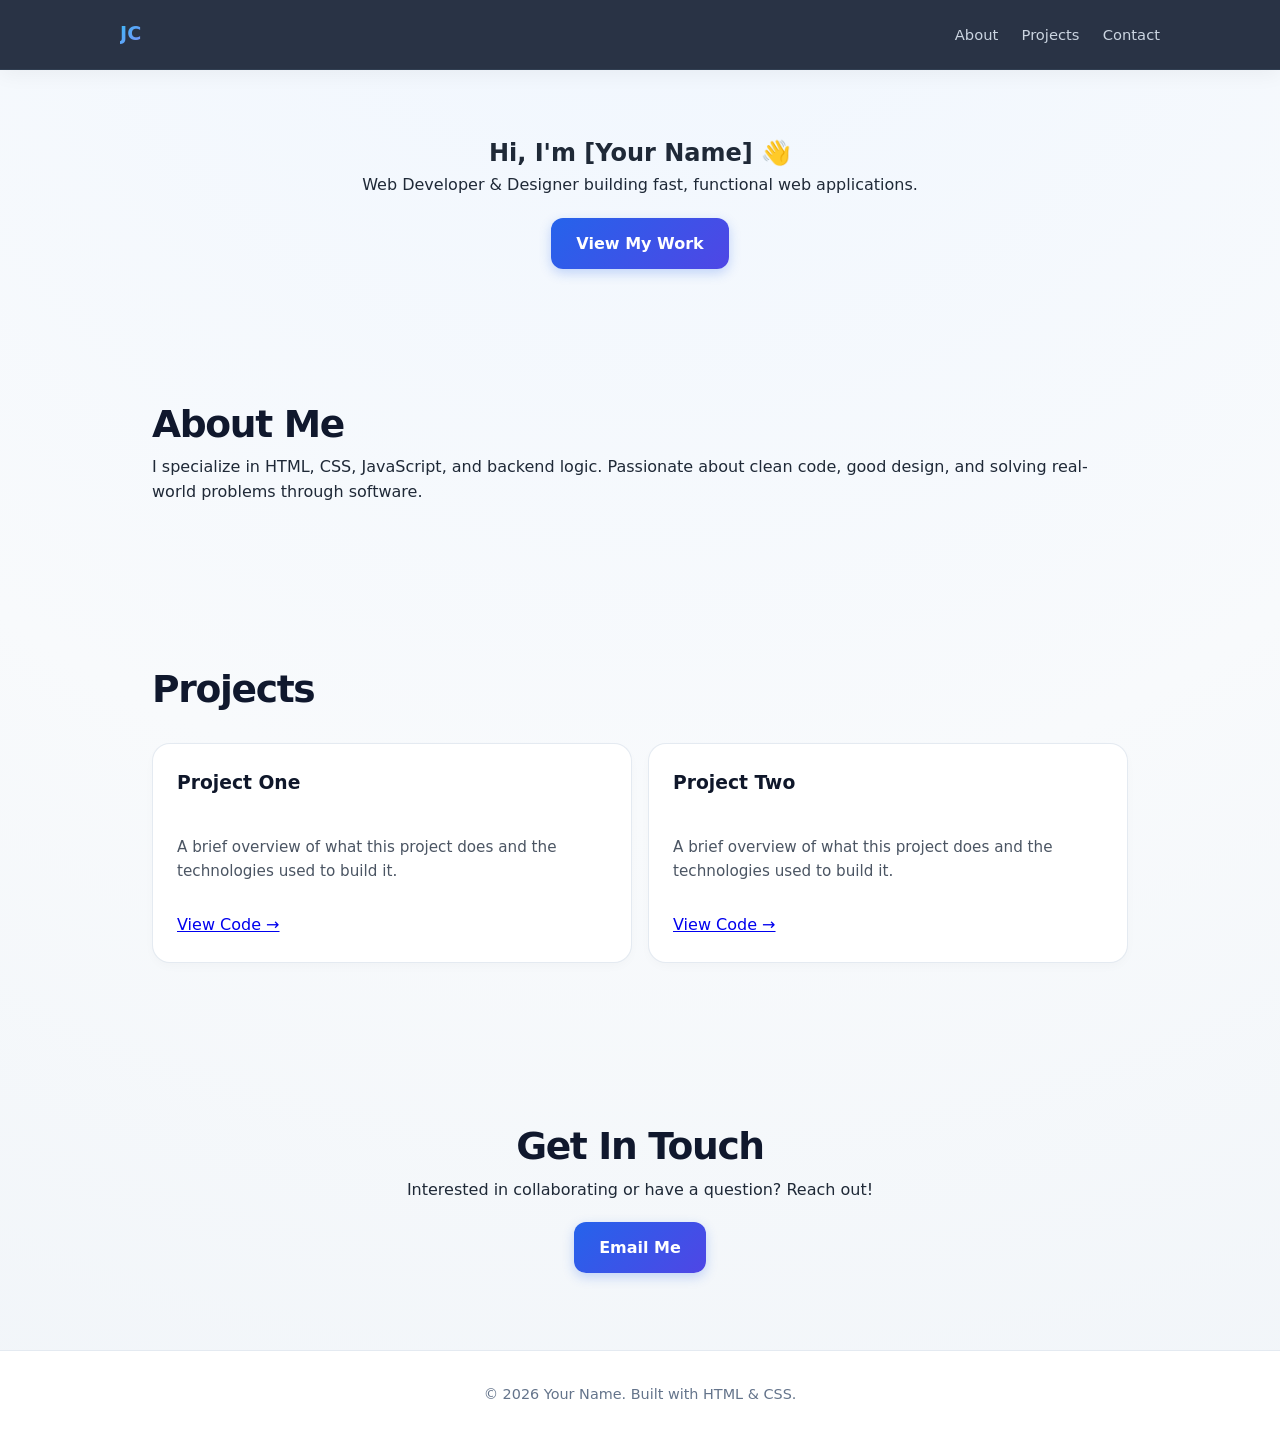
<file: portfolio.html>
<!DOCTYPE html>
<html lang="en">
<head>
  <meta charset="UTF-8">
  <meta name="viewport" content="width=device-width, initial-scale=1.0">
  <title>Joey Christian Bautista | Portfolio</title>
  <link rel="stylesheet" href="style.css">
</head>
<body>

  <!-- Header / Navigation -->
  <header>
    <nav>
      <div class="logo">JC</div>
      <ul>
        <li><a href="#about">About</a></li>
        <li><a href="#projects">Projects</a></li>
        <li><a href="#contact">Contact</a></li>
      </ul>
    </nav>
  </header>

  <!-- Hero Section -->
  <section id="hero">
    <h1>Hi, I'm <span class="highlight">[Your Name]</span> 👋</h1>
    <p>Web Developer & Designer building fast, functional web applications.</p>
    <a href="#projects" class="btn">View My Work</a>
  </section>

  <!-- About Section -->
  <section id="about">
    <h2>About Me</h2>
    <p>I specialize in HTML, CSS, JavaScript, and backend logic. Passionate about clean code, good design, and solving real-world problems through software.</p>
  </section>

  <!-- Projects Section -->
  <section id="projects">
    <h2>Projects</h2>
    <div class="project-grid">
      <div class="project-card">
        <h3>Project One</h3>
        <p>A brief overview of what this project does and the technologies used to build it.</p>
        <a href="#" target="_blank">View Code →</a>
      </div>
      <div class="project-card">
        <h3>Project Two</h3>
        <p>A brief overview of what this project does and the technologies used to build it.</p>
        <a href="#" target="_blank">View Code →</a>
      </div>
    </div>
  </section>

  <!-- Contact Section -->
  <section id="contact">
    <h2>Get In Touch</h2>
    <p>Interested in collaborating or have a question? Reach out!</p>
    <a href="mailto:your.email@example.com" class="btn">Email Me</a>
  </section>

  <footer>
    <p>© 2026 Your Name. Built with HTML & CSS.</p>
  </footer>

</body>
</html>
</file>
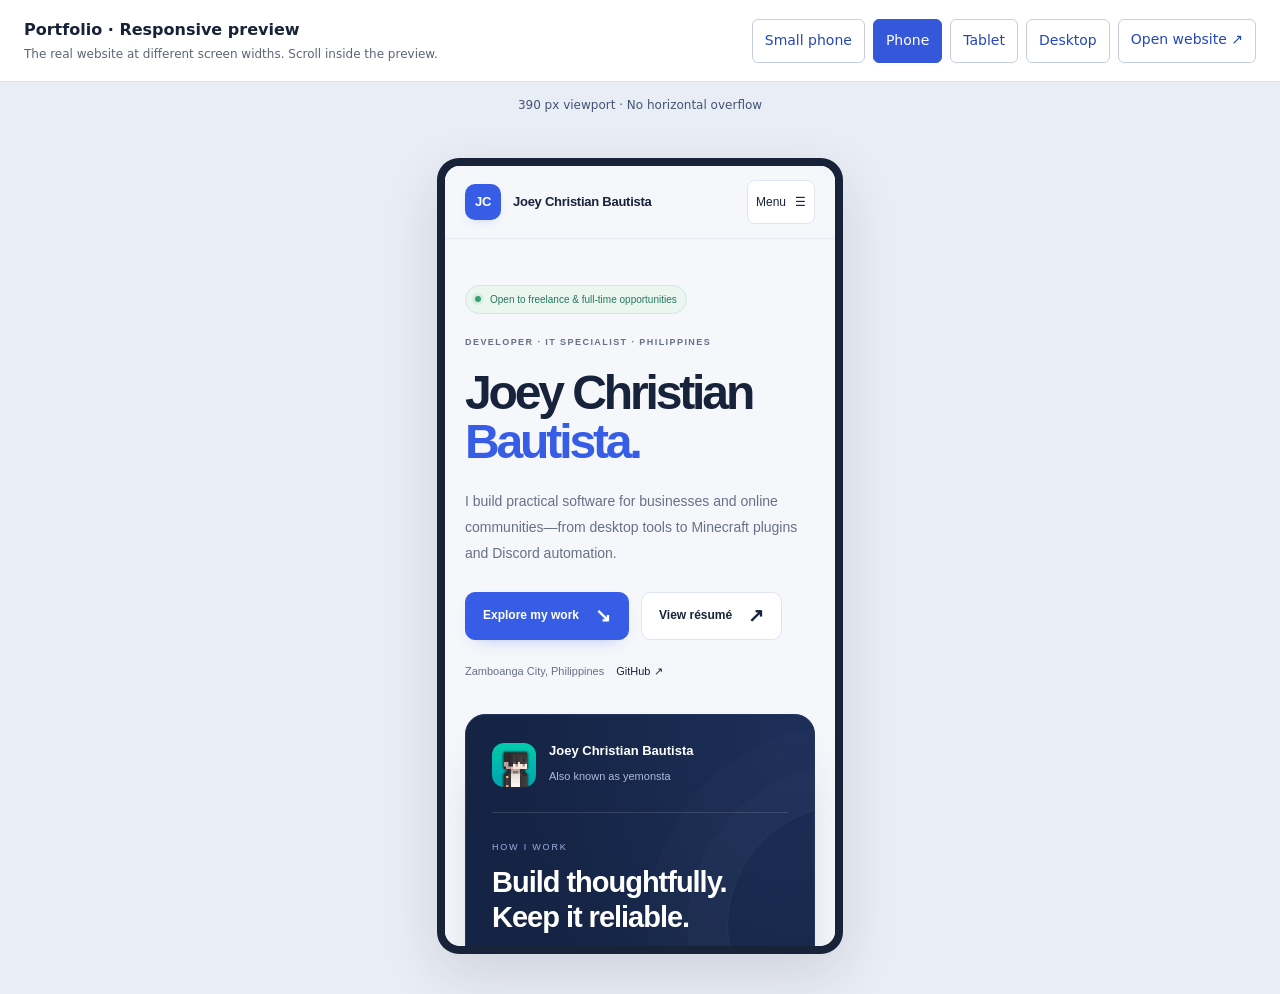
<file: preview.html>
<!DOCTYPE html>
<html lang="en"><head><meta charset="UTF-8"><meta name="viewport" content="width=device-width,initial-scale=1"><meta name="robots" content="noindex"><title>Portfolio | Responsive preview</title><style>*{box-sizing:border-box}body{margin:0;background:#e9edf5;color:#182238;font:14px/1.5 system-ui,sans-serif}header{padding:18px 24px;background:#fff;border-bottom:1px solid #dbe2ef;display:flex;align-items:center;justify-content:space-between;gap:16px;flex-wrap:wrap}h1{font-size:16px;margin:0}p{margin:3px 0 0;color:#5c6578;font-size:12px}.controls{display:flex;flex-wrap:wrap;gap:8px;align-items:center}button,a{font:inherit;border:1px solid #c5cee2;background:white;color:#2447bc;text-decoration:none;border-radius:6px;padding:9px 12px;min-height:44px;cursor:pointer}button[aria-pressed="true"]{background:#3558db;color:white;border-color:#3558db}:focus-visible{outline:3px solid #6a82db;outline-offset:3px}.stage{overflow:auto;padding:24px 18px 40px}.device{width:max-content;margin:auto;padding:8px;background:#182238;border-radius:22px;box-shadow:0 20px 55px #18223820}iframe{display:block;width:390px;height:780px;border:0;border-radius:15px;background:#f7f8fc}#status{text-align:center;min-height:24px;margin:14px 0;color:#435474;font-size:12px}</style></head><body><header><div><h1>Portfolio · Responsive preview</h1><p>The real website at different screen widths. Scroll inside the preview.</p></div><div class="controls" aria-label="Preview width"><button data-width="320" aria-pressed="false">Small phone</button><button data-width="390" aria-pressed="true">Phone</button><button data-width="768" aria-pressed="false">Tablet</button><button data-width="1120" aria-pressed="false">Desktop</button><a href="./" target="_blank" rel="noopener">Open website ↗</a></div></header><p id="status" role="status">Loading phone preview…</p><div class="stage"><div class="device"><iframe title="Live portfolio preview" src="index.html"></iframe></div></div><script>var frame=document.querySelector('iframe');var statusText=document.getElementById('status');function check(){try{var d=frame.contentDocument.documentElement;var w=frame.contentWindow.innerWidth;statusText.textContent=w+' px viewport · '+(d.scrollWidth>w?'Horizontal overflow detected':'No horizontal overflow');}catch(e){statusText.textContent='Preview ready';}}frame.addEventListener('load',check);document.querySelectorAll('[data-width]').forEach(function(button){button.addEventListener('click',function(){frame.style.width=button.dataset.width+'px';document.querySelectorAll('[data-width]').forEach(function(b){b.setAttribute('aria-pressed',String(b===button));});setTimeout(check,180);});});</script></body></html>
</file>
<file: style.css>
/* ==========================================
   /// 1. RESET & BASE STYLES ///
   ========================================== */
* {
  box-sizing: border-box;
  margin: 0;
  padding: 0;
  font-family: system-ui, -apple-system, sans-serif;
}

html {
  scroll-behavior: smooth;
}

@media (prefers-reduced-motion: reduce) {
  html {
    scroll-behavior: auto;
  }
}

body {
  line-height: 1.6;
  color: #1f2937;
  background: radial-gradient(circle at 50% -20%, #eff6ff 0%, #f8fafc 60%, #f1f5f9 100%);
  min-height: 100vh;
}

/* Base Sections Layout */
section {
  max-width: 900px;
  margin: 0 auto;
  padding: 3.5rem 2rem;
}

.section-divider {
  max-width: 850px;
  height: 1px;
  margin: 0 auto;
  background: linear-gradient(90deg, transparent, rgba(203, 213, 225, 0.6), transparent);
}

/* Scroll reveal */
.reveal {
  opacity: 0;
  transform: translateY(16px);
  transition: opacity 0.6s ease, transform 0.6s ease;
}

.reveal-visible {
  opacity: 1;
  transform: translateY(0);
}

@media (prefers-reduced-motion: reduce) {
  .reveal {
    opacity: 1;
    transform: none;
    transition: none;
  }
}


/* ==========================================
   /// 2. NAVIGATION HEADER ///
   ========================================== */
header {
  background: rgba(30, 41, 59, 0.95);
  backdrop-filter: blur(8px);
  border-bottom: 1px solid rgba(51, 65, 85, 0.8);
  padding: 1rem 2rem;
  position: sticky;
  top: 0;
  z-index: 100;
  box-shadow: 0 4px 20px rgba(0, 0, 0, 0.05);
}

nav {
  display: flex;
  justify-content: space-between;
  align-items: center;
  max-width: 900px;
  margin: 0 auto;
}

.logo {
  font-weight: 800;
  font-size: 1.35rem;
  background: linear-gradient(135deg, #38bdf8 0%, #818cf8 100%);
  -webkit-background-clip: text;
  -webkit-text-fill-color: transparent;
}

nav ul {
  display: flex;
  list-style: none;
  gap: 1.25rem;
  flex-wrap: wrap;
}

nav a {
  text-decoration: none;
  color: #cbd5e1;
  font-weight: 500;
  transition: color 0.2s ease;
}

nav a:hover,
nav a:focus-visible {
  color: #38bdf8;
}


/* ==========================================
   /// 3. HERO BANNER SECTION ///
   ========================================== */
#hero {
  text-align: center;
  padding: 2rem 1rem 3rem 1rem;
}

.hero-banner-card {
  position: relative;
  background: rgba(255, 255, 255, 0.9);
  backdrop-filter: blur(12px);
  border-radius: 28px;
  padding: 3.5rem 1.5rem 4.5rem 1.5rem;
  border: 1px solid rgba(226, 232, 240, 0.9);
  box-shadow: 0 20px 40px -15px rgba(37, 99, 235, 0.08),
              0 0 0 1px rgba(255, 255, 255, 0.8) inset;
  max-width: 900px;
  width: 100%;
  margin: 0 auto;
  overflow: hidden;
}

.hero-title {
  font-family: 'Syne', sans-serif;
  font-weight: 900;
  font-size: clamp(2.2rem, 7.5vw, 5.2rem);
  letter-spacing: 1px;
  color: #0f172a;
  line-height: 1;
  margin: 0;
  text-transform: uppercase;
  white-space: nowrap;
}

.hero-script-overlay {
  font-family: 'Great Vibes', cursive;
  font-size: clamp(2rem, 5vw, 3.8rem);
  background: linear-gradient(135deg, #2563eb 0%, #7c3aed 100%);
  -webkit-background-clip: text;
  -webkit-text-fill-color: transparent;
  position: absolute;
  bottom: 1.5rem;
  left: 0;
  width: 100%;
  text-align: center;
  z-index: 2;
  pointer-events: none;
}

.pill-row {
  display: flex;
  align-items: center;
  justify-content: center;
  gap: 0.75rem;
  flex-wrap: wrap;
  margin: 2rem auto 2.5rem auto;
}

.year-pill {
  display: inline-block;
  padding: 0.35rem 1.25rem;
  border: 1.5px solid #0f172a;
  border-radius: 50px;
  font-size: 0.85rem;
  font-weight: 700;
  letter-spacing: 1px;
  color: #0f172a;
  background: #ffffff;
  box-shadow: 0 4px 10px rgba(0, 0, 0, 0.03);
}

.status-pill {
  display: inline-flex;
  align-items: center;
  gap: 0.5rem;
  padding: 0.35rem 1rem;
  border: 1.5px solid #bbf7d0;
  border-radius: 50px;
  font-size: 0.85rem;
  font-weight: 600;
  color: #15803d;
  background: #f0fdf4;
  box-shadow: 0 4px 10px rgba(0, 0, 0, 0.03);
}

.status-dot {
  width: 8px;
  height: 8px;
  border-radius: 50%;
  background: #22c55e;
  box-shadow: 0 0 0 3px rgba(34, 197, 94, 0.2);
}


/* ==========================================
   /// 4. ABOUT & AVATAR INTRO ///
   ========================================== */
.hero-intro {
  display: flex;
  align-items: flex-start;
  justify-content: center;
  gap: 3.5rem;
  text-align: left;
  max-width: 850px;
  margin: 0 auto;
}

.hero-bio {
  display: flex;
  flex-direction: column;
  align-items: flex-start;
}

.about-heading {
  font-family: 'Syne', sans-serif;
  font-weight: 900;
  font-size: 2.2rem;
  color: #0f172a;
  margin-bottom: 0.1rem;
}

.about-subscript {
  font-family: 'Great Vibes', cursive;
  font-size: 2rem;
  color: #2563eb;
  margin-bottom: 0.75rem;
  line-height: 1;
}

.bio-text {
  color: #4b5563;
  font-size: 0.95rem;
  line-height: 1.6;
  max-width: 480px;
}

.hero-actions {
  display: flex;
  gap: 0.75rem;
  flex-wrap: wrap;
}

/* Avatar Wrapper & Anchor */
.avatar-wrapper {
  position: relative;
  display: flex;
  flex-direction: column;
  align-items: center;
  flex-shrink: 0;
  margin-top: 1.5rem;
}

.profile-avatar {
  width: 140px;
  height: 140px;
  border-radius: 50%;
  object-fit: cover;
  padding: 4px;
  background: linear-gradient(135deg, #2563eb 0%, #38bdf8 100%);
  box-shadow: 0 10px 25px -5px rgba(37, 99, 235, 0.3);
  display: block;
  transition: transform 0.3s ease, box-shadow 0.3s ease;
}

.profile-avatar:hover {
  transform: scale(1.04);
  box-shadow: 0 15px 30px -5px rgba(37, 99, 235, 0.4);
}

/* Positioned Floating Badge Above Avatar */
.thought-cloud-side {
  position: absolute;
  top: -38px;
  left: 50%;
  transform: translateX(-50%);
  background: #ffffff;
  border: 1.5px solid #cbd5e1;
  color: #475569;
  padding: 0.35rem 0.85rem;
  border-radius: 20px;
  font-size: 0.8rem;
  font-weight: 500;
  white-space: nowrap;
  box-shadow: 0 6px 16px rgba(0, 0, 0, 0.06);
  z-index: 10;
  animation: floatCloud 3s ease-in-out infinite;
}

@media (prefers-reduced-motion: reduce) {
  .thought-cloud-side {
    animation: none;
  }
}

.thought-cloud-side strong {
  color: #2563eb;
}

.thought-cloud-side .dot {
  position: absolute;
  background: #ffffff;
  border: 1.5px solid #cbd5e1;
  border-radius: 50%;
}

.thought-cloud-side .dot-1 {
  width: 8px;
  height: 8px;
  bottom: -11px;
  left: 50%;
  transform: translateX(-50%);
  top: auto;
}

.thought-cloud-side .dot-2 {
  width: 5px;
  height: 5px;
  bottom: -18px;
  left: 50%;
  transform: translateX(-50%);
  top: auto;
}

@keyframes floatCloud {
  0%, 100% {
    transform: translate(-50%, 0);
  }
  50% {
    transform: translate(-50%, -4px);
  }
}


/* ==========================================
   /// 4.5 SKILLS SECTION ///
   ========================================== */
.skills-hint {
  color: #94a3b8;
  font-size: 0.85rem;
  margin-top: 0.35rem;
}

.skills-grid {
  column-count: 2;
  column-gap: 1.5rem;
  margin-top: 1.5rem;
}

@media (max-width: 700px) {
  .skills-grid {
    column-count: 1;
  }
}

.skill-category {
  background: #ffffff;
  border: 1px solid rgba(226, 232, 240, 0.9);
  padding: 1.5rem;
  border-radius: 16px;
  box-shadow: 0 4px 12px -2px rgba(0, 0, 0, 0.03);
  transition: border-color 0.25s ease, box-shadow 0.25s ease;
  break-inside: avoid;
  margin-bottom: 1.5rem;
  display: inline-block;
  width: 100%;
}

.skill-category:hover {
  border-color: #cbd5e1;
  box-shadow: 0 8px 20px -4px rgba(37, 99, 235, 0.08);
}

.skill-category h3 {
  font-size: 1.1rem;
  color: #0f172a;
  margin-bottom: 1rem;
}

/* Marquee track that scrolls skill pills continuously */
.marquee-wrapper {
  overflow-x: hidden;
  overflow-y: visible;
  position: relative;
  padding: 0.35rem 0;
  -webkit-mask-image: linear-gradient(90deg, transparent, #000 20px, #000 calc(100% - 20px), transparent);
  mask-image: linear-gradient(90deg, transparent, #000 20px, #000 calc(100% - 20px), transparent);
}

.marquee-track {
  display: flex;
  gap: 0.6rem;
  width: max-content;
  animation: skillMarquee 24s linear infinite;
}

.marquee-track.reverse {
  animation-direction: reverse;
}

.marquee-track.paused {
  animation-play-state: paused;
}

@keyframes skillMarquee {
  from { transform: translateX(0); }
  to { transform: translateX(-50%); }
}

@media (prefers-reduced-motion: reduce) {
  .marquee-wrapper {
    overflow-x: auto;
    -webkit-mask-image: none;
    mask-image: none;
  }
  .marquee-track {
    animation: none;
  }
}

.pill-group {
  display: flex;
  flex-wrap: wrap;
  gap: 0.5rem;
}

.skill-pill {
  display: inline-flex;
  align-items: center;
  gap: 0.4rem;
  background: #f1f5f9;
  border: 1px solid #cbd5e1;
  color: #334155;
  font-size: 0.85rem;
  font-weight: 600;
  padding: 0.35rem 0.75rem;
  border-radius: 8px;
  white-space: nowrap;
  transition: all 0.2s ease;
  cursor: default;
}

.pill-icon {
  width: 14px;
  height: 14px;
  flex-shrink: 0;
}

/* Highlight badge for key strengths */
.skill-pill.highlight {
  background: #eff6ff;
  border-color: #bfdbfe;
  color: #2563eb;
}

.skill-pill:hover,
.skill-pill:focus-visible {
  background: #2563eb;
  border-color: #2563eb;
  color: #ffffff;
  transform: translateY(-1px);
}

/* Shared tooltip that slides beside the hovered/focused pill */
.skill-tooltip {
  position: fixed;
  top: 0;
  left: 0;
  max-width: 240px;
  background: #0f172a;
  color: #f1f5f9;
  font-size: 0.8rem;
  font-weight: 500;
  line-height: 1.45;
  padding: 0.6rem 0.85rem;
  border-radius: 10px;
  box-shadow: 0 14px 28px -6px rgba(15, 23, 42, 0.4);
  opacity: 0;
  pointer-events: none;
  transform: translateY(-50%) translateX(-8px);
  transition: opacity 0.2s ease, transform 0.2s ease;
  z-index: 500;
}

.skill-tooltip[data-side="left"] {
  transform: translateY(-50%) translateX(calc(-100% + 8px));
}

.skill-tooltip.visible {
  opacity: 1;
  transform: translateY(-50%) translateX(0);
}

.skill-tooltip.visible[data-side="left"] {
  transform: translateY(-50%) translateX(-100%);
}

@media (prefers-reduced-motion: reduce) {
  .skill-tooltip {
    transition: opacity 0.2s ease;
  }
}


/* ==========================================
   /// 5. BUTTONS & INTERACTIVES ///
   ========================================== */
.btn {
  display: inline-block;
  background: linear-gradient(135deg, #2563eb 0%, #4f46e5 100%);
  color: #ffffff;
  padding: 0.8rem 1.6rem;
  border-radius: 8px;
  text-decoration: none;
  font-weight: 600;
  margin-top: 1.25rem;
  box-shadow: 0 4px 12px rgba(37, 99, 235, 0.25);
  transition: all 0.25s ease;
}

.btn:hover,
.btn:focus-visible {
  background: linear-gradient(135deg, #1d4ed8 0%, #4338ca 100%);
  transform: translateY(-2px);
  box-shadow: 0 6px 20px rgba(37, 99, 235, 0.4);
}

.btn-outline {
  background: #ffffff;
  color: #2563eb;
  border: 1.5px solid #bfdbfe;
  box-shadow: none;
}

.btn-outline:hover,
.btn-outline:focus-visible {
  background: #eff6ff;
  color: #1d4ed8;
  box-shadow: 0 4px 12px rgba(37, 99, 235, 0.15);
}

.text-link {
  color: #2563eb;
  text-decoration: none;
  font-weight: 600;
  transition: color 0.2s ease;
}

.text-link:hover,
.text-link:focus-visible {
  color: #1d4ed8;
}

.text-link-btn {
  display: inline-block;
  margin-top: 1rem;
  background: none;
  border: none;
  padding: 0;
  color: #2563eb;
  text-decoration: none;
  font-weight: 600;
  font-size: 1rem;
  cursor: pointer;
  transition: color 0.2s ease;
}

.text-link-btn:hover,
.text-link-btn:focus-visible {
  color: #1d4ed8;
}

*:focus-visible {
  outline: 2px solid #2563eb;
  outline-offset: 2px;
}


/* ==========================================
   /// 6. WORK EXPERIENCE SECTION ///
   ========================================== */
.experience-list {
  display: flex;
  flex-direction: column;
  gap: 1.5rem;
  margin-top: 1.5rem;
}

.experience-card {
  background: #ffffff;
  border: 1px solid rgba(226, 232, 240, 0.9);
  border-left: 4px solid #2563eb;
  padding: 1.75rem;
  border-radius: 12px;
  box-shadow: 0 4px 12px -2px rgba(0, 0, 0, 0.03);
  transition: border-color 0.25s ease, box-shadow 0.25s ease;
}

.experience-card:hover {
  border-color: #cbd5e1;
  border-left-color: #1d4ed8;
  box-shadow: 0 8px 20px -4px rgba(37, 99, 235, 0.08);
}

.exp-header {
  display: flex;
  justify-content: space-between;
  align-items: center;
  flex-wrap: wrap;
  gap: 0.5rem;
  margin-bottom: 0.75rem;
}

.exp-header h3 {
  color: #0f172a;
  font-size: 1.2rem;
}

.exp-date {
  font-size: 0.875rem;
  font-weight: 600;
  color: #2563eb;
  background: #eff6ff;
  border: 1px solid #dbeafe;
  padding: 0.25rem 0.75rem;
  border-radius: 20px;
  white-space: nowrap;
}

.experience-card p {
  color: #4b5563;
  margin-bottom: 0.5rem;
}

.experience-card ul {
  margin-top: 0.5rem;
  padding-left: 1.25rem;
  color: #4b5563;
}

.experience-card li {
  margin-bottom: 0.4rem;
  font-size: 0.95rem;
}


/* ==========================================
   /// 6.5 EDUCATION SECTION ///
   ========================================== */
.education-list {
  display: flex;
  flex-direction: column;
  gap: 1.5rem;
  margin-top: 1.5rem;
}

.education-card {
  background: #ffffff;
  border: 1px solid rgba(226, 232, 240, 0.9);
  border-left: 4px solid #7c3aed;
  padding: 1.75rem;
  border-radius: 12px;
  box-shadow: 0 4px 12px -2px rgba(0, 0, 0, 0.03);
  transition: border-color 0.25s ease, box-shadow 0.25s ease;
}

.education-card:hover {
  border-color: #cbd5e1;
  box-shadow: 0 8px 20px -4px rgba(124, 58, 237, 0.08);
}

.education-card p {
  color: #4b5563;
}

.education-description {
  margin-top: 0.35rem;
}

.skills-list {
  display: flex;
  flex-wrap: wrap;
  gap: 0.5rem;
  margin-top: 1rem;
}

.skills-list span {
  background: #f5f3ff;
  border: 1px solid #ddd6fe;
  color: #6d28d9;
  font-size: 0.8rem;
  font-weight: 600;
  padding: 0.3rem 0.7rem;
  border-radius: 8px;
}


/* ==========================================
   /// 7. PROJECTS GRID ///
   ========================================== */
.case-study {
  background: #ffffff;
  border: 1px solid rgba(226, 232, 240, 0.9);
  border-radius: 16px;
  padding: 1.75rem;
  margin-top: 1.5rem;
  margin-bottom: 1.5rem;
  box-shadow: 0 4px 12px -2px rgba(0, 0, 0, 0.03);
  position: relative;
  overflow: hidden;
}

.case-study::before {
  content: '';
  position: absolute;
  top: 0;
  left: 0;
  right: 0;
  height: 3px;
  background: linear-gradient(90deg, #2563eb, #38bdf8, #7c3aed);
}

.case-study-header {
  display: flex;
  justify-content: space-between;
  align-items: center;
  flex-wrap: wrap;
  gap: 0.5rem;
  margin-bottom: 1rem;
}

.case-study-header h3 {
  color: #0f172a;
  font-size: 1.25rem;
}

.case-study-grid {
  display: grid;
  grid-template-columns: repeat(auto-fit, minmax(200px, 1fr));
  gap: 1.25rem;
}

.case-study-block h4 {
  font-size: 0.85rem;
  text-transform: uppercase;
  letter-spacing: 0.5px;
  color: #2563eb;
  margin-bottom: 0.4rem;
}

.case-study-block p {
  color: #4b5563;
  font-size: 0.95rem;
}

.project-grid {
  display: grid;
  grid-template-columns: repeat(auto-fit, minmax(280px, 1fr));
  gap: 1.5rem;
  margin-top: 1.5rem;
}

.project-card {
  background: #ffffff;
  border: 1px solid rgba(226, 232, 240, 0.9);
  padding: 1.5rem;
  border-radius: 16px;
  display: flex;
  flex-direction: column;
  justify-content: space-between;
  box-shadow: 0 4px 12px -2px rgba(0, 0, 0, 0.03);
  transition: all 0.25s ease;
  position: relative;
  overflow: hidden;
}

.project-card::before {
  content: '';
  position: absolute;
  top: 0;
  left: 0;
  right: 0;
  height: 3px;
  background: linear-gradient(90deg, #2563eb, #38bdf8, #7c3aed);
  opacity: 0;
  transition: opacity 0.25s ease;
}

.project-card:hover {
  transform: translateY(-4px);
  box-shadow: 0 16px 30px -5px rgba(37, 99, 235, 0.12);
  border-color: #cbd5e1;
}

.project-card:hover::before {
  opacity: 1;
}

.project-card h3 {
  margin-bottom: 0.5rem;
  color: #0f172a;
}

.project-card p {
  color: #4b5563;
  font-size: 0.95rem;
}

.project-card code {
  background: #f1f5f9;
  border: 1px solid #e2e8f0;
  padding: 0.2rem 0.5rem;
  border-radius: 6px;
  color: #2563eb;
  font-size: 0.875rem;
}


/* ==========================================
   /// 8. MODAL POPUPS ///
   ========================================== */
.modal-overlay {
  position: fixed;
  top: 0;
  left: 0;
  width: 100%;
  height: 100%;
  background: rgba(15, 23, 42, 0.6);
  backdrop-filter: blur(6px);
  display: flex;
  justify-content: center;
  align-items: center;
  z-index: 1000;
  opacity: 0;
  pointer-events: none;
  transition: opacity 0.25s ease;
}

.modal-overlay.active {
  opacity: 1;
  pointer-events: auto;
}

.modal-card {
  background: #ffffff;
  border: 1px solid #e2e8f0;
  border-radius: 16px;
  padding: 2rem;
  max-width: 400px;
  width: 90%;
  text-align: center;
  position: relative;
  box-shadow: 0 20px 30px -5px rgba(0, 0, 0, 0.15);
  transform: translateY(20px);
  transition: transform 0.25s ease;
}

.modal-overlay.active .modal-card {
  transform: translateY(0);
}

.modal-close {
  position: absolute;
  top: 0.75rem;
  right: 1rem;
  font-size: 1.5rem;
  color: #64748b;
  cursor: pointer;
  line-height: 1;
  transition: color 0.2s ease;
  background: none;
  border: none;
  padding: 0.25rem;
}

.modal-close:hover,
.modal-close:focus-visible {
  color: #0f172a;
}

.modal-card h3 {
  color: #0f172a;
  margin-bottom: 0.5rem;
  font-size: 1.25rem;
}

.modal-card p {
  color: #4b5563;
  font-size: 0.95rem;
  margin-bottom: 1rem;
}

.discord-tag {
  background: #f1f5f9;
  border: 1px solid #cbd5e1;
  padding: 0.75rem;
  border-radius: 8px;
  display: inline-block;
  width: 100%;
}

.discord-tag code {
  color: #2563eb;
  font-size: 1.1rem;
  font-weight: 700;
  letter-spacing: 0.5px;
}


/* ==========================================
   /// 9. FOOTER & SOCIAL LINKS ///
   ========================================== */
.social-row {
  display: flex;
  justify-content: center;
  gap: 1rem;
  margin-top: 1.75rem;
}

.social-icon {
  display: flex;
  align-items: center;
  justify-content: center;
  width: 42px;
  height: 42px;
  border-radius: 50%;
  background: #ffffff;
  border: 1px solid #e2e8f0;
  color: #475569;
  transition: all 0.2s ease;
  box-shadow: 0 4px 10px rgba(0, 0, 0, 0.03);
}

.social-icon svg {
  width: 20px;
  height: 20px;
}

.social-icon:hover,
.social-icon:focus-visible {
  color: #2563eb;
  border-color: #bfdbfe;
  background: #eff6ff;
  transform: translateY(-2px);
}

footer {
  text-align: center;
  padding: 2rem;
  font-size: 0.9rem;
  color: #64748b;
  border-top: 1px solid rgba(226, 232, 240, 0.9);
  background-color: #ffffff;
}


/* ==========================================
   /// 10. MEDIA QUERIES & RESPONSIVENESS ///
   ========================================== */
@media (max-width: 768px) {
  body {
    overflow-x: hidden;
  }

  header nav {
    flex-direction: column;
    gap: 0.5rem;
    padding: 0.75rem 1rem;
  }

  header nav ul {
    gap: 0.75rem;
    font-size: 0.85rem;
    flex-wrap: wrap;
    justify-content: center;
  }

  .hero-intro {
    flex-direction: column;
    align-items: center;
    text-align: center;
    gap: 2.5rem;
  }

  .hero-bio {
    align-items: center;
  }

  .hero-actions {
    justify-content: center;
  }

  .avatar-wrapper {
    margin-top: 2rem;
  }

  .thought-cloud-side .dot-1,
  .thought-cloud-side .dot-2 {
    display: none;
  }

  .case-study-header {
    flex-direction: column;
    align-items: flex-start;
  }

  .skill-tooltip {
    max-width: 200px;
  }
}


/* Portfolio refresh */
:root { --ink:#10182d; --muted:#55627a; --blue:#3f62e8; --indigo:#6750d8; }
section { max-width: 1040px; padding: clamp(3rem, 6vw, 5rem) clamp(1.1rem, 4vw, 2rem); scroll-margin-top: 5rem; }
header { padding: .65rem clamp(1rem, 4vw, 2rem); }
nav { max-width: 1040px; min-height: 3rem; }
.logo { text-decoration: none; font-size: 1.2rem; }
nav ul { align-items: center; gap: clamp(.75rem, 2vw, 1.45rem); }
nav a { font-size: .92rem; }
#hero { max-width: 1120px; padding: clamp(2rem, 5vw, 4rem) clamp(1rem, 4vw, 2rem) 3rem; }
.hero-banner-card { max-width: 1040px; padding: clamp(2.4rem, 6vw, 4.5rem) 1.5rem; border-radius: 30px; background: radial-gradient(circle at 85% 10%, rgba(124,58,237,.13), transparent 35%), linear-gradient(135deg,#fff,#f8faff); }
.hero-eyebrow, .section-kicker { color: var(--blue); font-size: .74rem; font-weight: 800; letter-spacing: .18em; }
.hero-title { white-space: normal; font-size: clamp(2.6rem, 5.8vw, 3.8rem); letter-spacing: -.055em; line-height: .98; }
.hero-role { max-width: 40rem; margin: 1.25rem auto 0; color: var(--muted); font-weight: 600; font-size: clamp(.92rem, 2vw, 1.15rem); }
.hero-role span { color: var(--indigo); padding: 0 .2rem; }
.pill-row { margin: 1.3rem auto 2rem; }
.year-pill { border-color: #dbe5ff; color: var(--blue); }
.hero-intro { max-width: 920px; align-items: center; gap: clamp(2rem, 6vw, 5rem); }
.hero-bio { max-width: 590px; }
.hero-bio .about-heading { font-size: clamp(1.8rem, 4vw, 2.4rem); }
.about-subscript { font-size: 1.7rem; }
.bio-text { font-size: 1.04rem; line-height: 1.75; color: #47536b; }
.hero-actions { gap: .75rem; flex-wrap: wrap; }
.btn { border-radius: 12px; }
.section-heading { margin-bottom: 1.4rem; }
section h2 { color: var(--ink); font-size: clamp(1.8rem, 4vw, 2.35rem); letter-spacing: -.035em; }
.case-study { border-radius: 20px; padding: clamp(1.25rem, 3vw, 2rem); background: linear-gradient(145deg,#fff,#f9faff); }
.case-study-header h3 { font-size: 1.5rem; }
.project-grid { grid-template-columns: repeat(2,minmax(0,1fr)); }
.project-card { border-radius: 18px; min-height: 220px; }
.project-status { display: inline-flex; margin-top: 1rem; width: fit-content; color: #5b4acb; background: #f2efff; border: 1px solid #dfd8ff; padding: .4rem .75rem; border-radius: 999px; font-size: .85rem; font-weight: 700; }
.skills-grid { grid-template-columns: repeat(3,minmax(0,1fr)); gap: 1rem; }
.skill-category { padding: 1.25rem; border-radius: 16px; border: 1px solid #e4e9f3; background: rgba(255,255,255,.88); box-shadow: 0 10px 28px rgba(29,48,91,.04); }
.skill-category h3 { color: var(--ink); font-size: 1.02rem; margin-bottom: .85rem; }
.skill-tags { display:flex; flex-wrap:wrap; gap:.5rem; }
.skill-tags span { color:#43506a; background:#f4f6fb; border:1px solid #e7eaf2; padding:.38rem .62rem; border-radius:999px; font-size:.82rem; line-height:1.35; }
.project-grid,.experience-list,.education-list { gap:1rem; }
.experience-card,.education-card { border-radius:16px; padding:clamp(1.1rem,3vw,1.65rem); }
#contact { text-align:center; }
nav .nav-toggle { display:none; }

@media (max-width: 760px) {
  header { padding: .5rem 1rem; }
  header nav { flex-direction:row; gap:0; padding:0; }
  nav { position:relative; min-height:3rem; }
  .nav-toggle { display:flex; width:44px; height:44px; border:1px solid rgba(203,213,225,.25); border-radius:12px; background:rgba(255,255,255,.08); color:white; flex-direction:column; align-items:center; justify-content:center; gap:5px; cursor:pointer; }
  .nav-toggle span { display:block; width:18px; height:2px; border-radius:2px; background:#e2e8f0; transition:transform .2s, opacity .2s; }
  .nav-toggle[aria-expanded="true"] span:first-child { transform:translateY(7px) rotate(45deg); }
  .nav-toggle[aria-expanded="true"] span:nth-child(2) { opacity:0; }
  .nav-toggle[aria-expanded="true"] span:last-child { transform:translateY(-7px) rotate(-45deg); }
  nav ul { display:none; position:absolute; top:calc(100% + .6rem); left:0; right:0; padding:.55rem; gap:.25rem; border:1px solid rgba(148,163,184,.2); border-radius:16px; background:#1e293b; box-shadow:0 18px 35px rgba(15,23,42,.25); flex-direction:column; align-items:stretch; }
  nav ul.is-open { display:flex; }
  nav ul a { display:block; padding:.75rem .85rem; border-radius:10px; }
  nav ul a:hover,nav ul a:focus-visible { background:rgba(99,102,241,.2); }
  .hero-banner-card { padding:2.5rem 1rem; border-radius:22px; }
  .desktop-break { display:none; }
  .hero-role { max-width:24rem; }
  .hero-intro { gap:1.5rem; }
  .avatar-wrapper { margin-top:.75rem; }
  .skills-grid,.project-grid { grid-template-columns:1fr; }
  .case-study-grid { grid-template-columns:1fr; }
  .exp-header { align-items:flex-start; }
  .exp-date { white-space:normal; }
}
@media (max-width: 420px) {
  .hero-title { font-size:clamp(1.1rem,6.2vw,1.6rem); line-height:1.08; letter-spacing:-.035em; }
  .pill-row { gap:.5rem; }
  .status-pill { font-size:.76rem; }
  .hero-actions { width:100%; flex-direction:column; }
  .hero-actions .btn { width:100%; justify-content:center; }
  .experience-card ul { padding-left:1rem; }
}

/* Small-phone refinements */
@media (max-width: 480px) {
  html { scroll-padding-top: 4.5rem; }
  body { overflow-x: clip; }
  header { padding-inline: .75rem; }
  section { padding-inline: 1rem; }
  #hero { padding-inline: .75rem; }
  .hero-banner-card { padding: 2.1rem .85rem; }
  .hero-title { overflow-wrap: normal; word-break: normal; }
  .hero-role { font-size: .92rem; line-height: 1.55; }
  .pill-row { padding-inline: .25rem; flex-wrap: wrap; justify-content: center; }
  .status-pill { text-align: center; line-height: 1.4; }
  .case-study { padding: 1.1rem; }
  .case-study-header h3 { font-size: 1.25rem; }
  .case-study-block p,
  .project-card p,
  .bio-text,
  .experience-card p,
  .education-card p { overflow-wrap: anywhere; }
  .project-card { min-height: 0; }
  .skill-category { padding: 1rem; }
  .nav-toggle { flex: 0 0 44px; }
  nav ul a { min-height: 44px; display: flex; align-items: center; }
}
</file>
